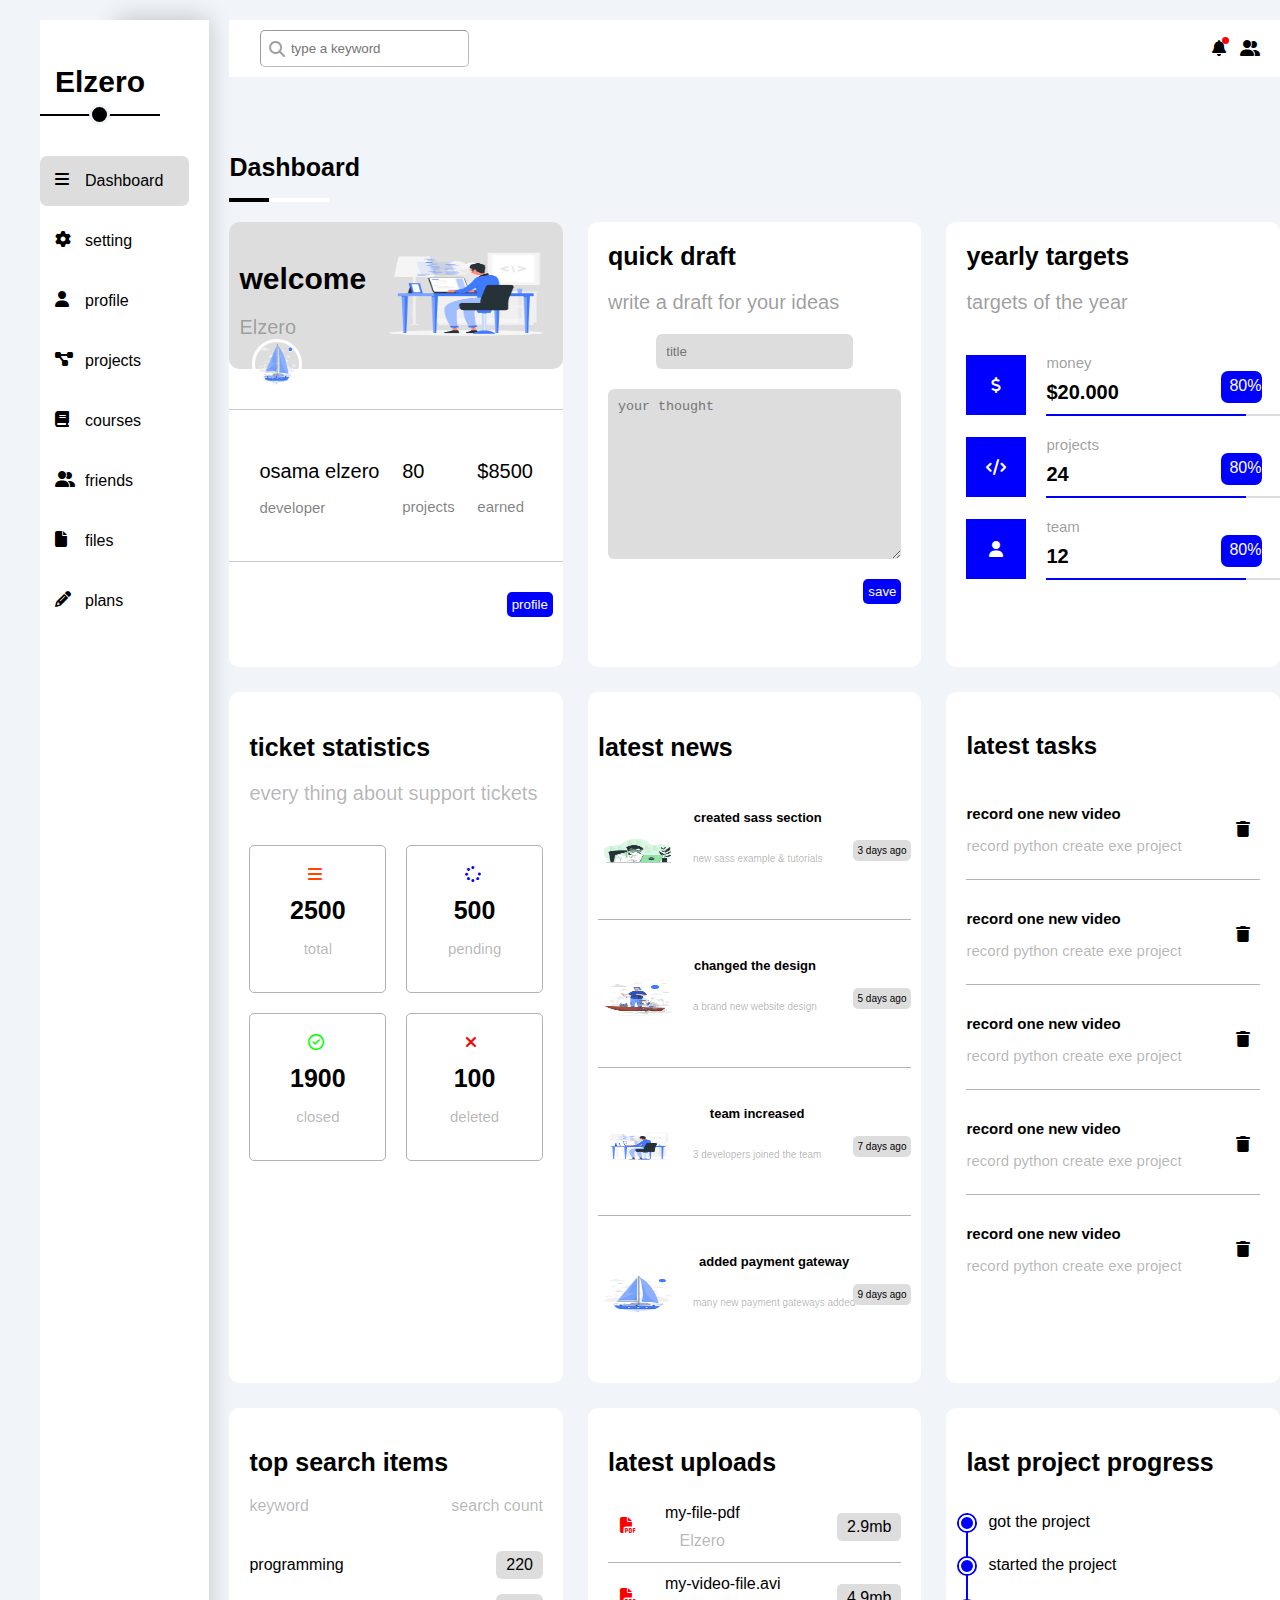
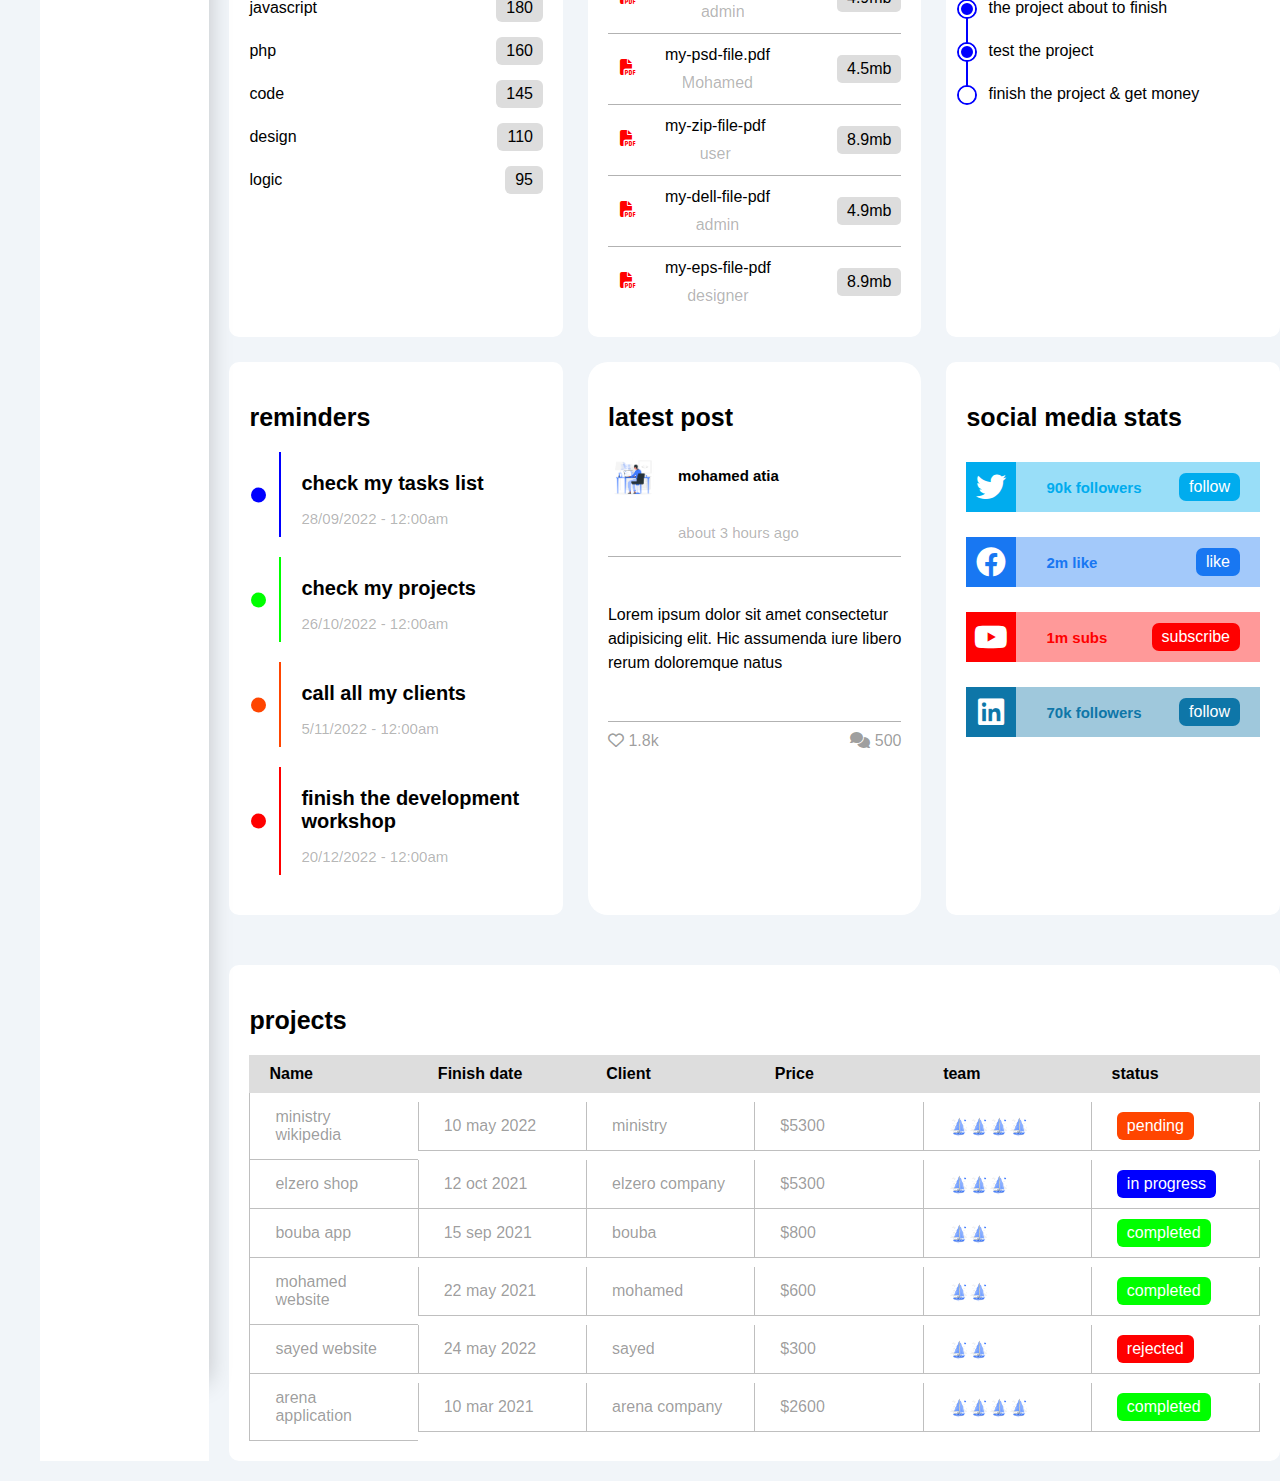
<file: index.html>
<!DOCTYPE html>
<html lang="en">
<head>
    <meta charset="UTF-8">
    <meta http-equiv="X-UA-Compatible" content="IE=edge">
    <meta name="viewport" content="width=device-width, initial-scale=1.0">
    <title>dashboard</title>
    <link rel="stylesheet" href="css/master.css">
    <link rel="stylesheet" href="css/master1.css">
    <link rel="stylesheet" href="css/all.min.css">
</head>
<body>
    <div class="dashboard">
        <div class="left">
            <p>Elzero</p>
            <ul>
                <li>
                    <i class="fa-solid fa-bars"></i>
                    <a href="index.html">Dashboard</a>
                </li>
                <li>
                    <i class="fa-solid fa-gear"></i>
                    <a href="index1.html" target="_blank">setting</a>
                </li>
                <li>
                    <i class="fa-solid fa-user"></i>
                    <a href="index2.html" target="_blank">profile</a>
                </li>
                <li>
                    <i class="fa-solid fa-diagram-project"></i>
                    <a href="index3.html" target="_blank">projects</a>
                </li>
                <li>
                    <i class="fa-solid fa-book"></i>
                    <a href="index4.html" target="_blank">courses</a>
                </li>
                <li>
                    <i class="fa-solid fa-user-group"></i>
                    <a href="index5.html" target="_blank">friends</a>
                </li>
                <li>
                    <i class="fa-solid fa-file"></i>
                    <a href="index6.html" target="_blank">files</a>
                </li>
                <li>
                    <i class="fa-solid fa-pencil"></i>
                    <a href="index7.html" target="_blank">plans</a>
                </li>
            </ul>
        </div>
        <div class="right">
            <div class="one">
                <div class="start">
                    <i class="fa-solid fa-magnifying-glass"></i>
                    <input type="search" placeholder="type a keyword">
                </div>
                <div class="end">
                    <i class="fa-solid fa-bell"></i>
                    <i class="fa-solid fa-user-group"></i>
                </div>
            </div>
            <div class="two">
                <h2>Dashboard</h2>
                <div class="boxes">
                    <div class="box1">
                        <div class="one">
                            <div>
                                <h3>welcome</h3>
                                <p>Elzero</p>
                            </div>
                            <div>
                                <img src="images/Programming-rafiki.png" alt="">
                            </div>
                            <img src="images/sail boat-rafiki.png" alt="">
                        </div>    
                        <div class="two">
                            <div>
                                <p>osama elzero<p>
                                <p>developer</p>
                            </div>
                            <div>
                                <p>80</p>
                                <p>projects</p>
                            </div>
                            <div>
                                <p>$8500</p>
                                <p>earned</p>
                            </div>
                        </div>
                        <div class="three">
                            <button>profile</button>
                        </div>
                    </div>
                    <div class="box2">
                        <h2>quick draft</h2>
                        <p>write a draft for your ideas</p>
                        <input type="text" placeholder="title">
                        <textarea name="" id="" cols="30" rows="10" placeholder="your thought"></textarea>
                        <div>
                            <button>save</button>
                        </div>
                    </div>
                    <div class="box3">
                        <h2>yearly targets</h2>
                        <p>targets of the year</p>
                        <div class="info">
                            <div>
                                <i class="fa-solid fa-dollar-sign"></i>
                            </div>
                            <div>
                                <span>money</span>
                                <span>$20.000</span>
                                <span></span>
                            </div>
                        </div>
                        <div class="info">
                           <div>
                            <i class="fa-solid fa-code"></i>
                           </div>
                            <div>
                                <span>projects</span>
                                <span>24</span>
                                <span></span>
                            </div>
                        </div>
                        <div class="info">
                           <div>
                            <i class="fa-solid fa-user"></i>
                           </div>
                            <div>
                                <span>team</span>
                                <span>12</span>
                                <span></span>
                            </div>
                        </div>
                    </div>
                    <div class="box4">
                       <div class="one">
                            <h2>ticket statistics</h2>
                            <p>every thing about support tickets</p>
                       </div>
                        <div class="two">
                            <div class="info">
                            <i class="fa-solid fa-bars" style="color: orangered;"></i>
                            <span>2500</span>
                            <span>total</span>
                            </div>
                            <div class="info">
                            <i class="fa-solid fa-spinner" style="color: blue;"></i>
                            <span>500</span>
                            <span>pending</span>
                            </div>
                            <div class="info">
                            <i class="fa-regular fa-circle-check" style="color: #00ff00;"></i>
                            <span>1900</span>
                            <span>closed</span>
                            </div>
                            <div class="info">
                            <i class="fa-solid fa-xmark" style="color: red;"></i>
                            <span>100</span>
                            <span>deleted</span>
                            </div>
                        </div>
                    </div>
                    <div class="box5">
                        <h2>latest news</h2>
                        <div class="lmno">
                            <img src="images/Coding-bro.png" alt="">
                            <div class="row">
                                <p>created sass section</p>
                                <p>new sass example & tutorials</p>
                            </div>
                            <p>3 days ago</p>
                        </div>
                        <div class="lmno">
                            <img src="images/fishing with net-rafiki.png" alt="">
                            <div class="row">
                                <p>changed the design</p>
                                <p>a brand new website design</p>
                            </div>
                            <p>5 days ago</p>
                        </div>
                        <div class="lmno">
                            <img src="images/Programming-rafiki.png" alt="">
                            <div class="row">
                                <p>team increased</p>
                                <p>3 developers joined the team</p>
                            </div>
                            <p>7 days ago</p>
                        </div>
                        <div class="lmno">
                            <img src="images/sail boat-rafiki.png" alt="">
                            <div class="row">
                                <p>added payment gateway</p>
                                <p>many new payment gateways added</p>
                            </div>
                            <p>9 days ago</p>
                        </div>
                    </div>
                    <div class="box6">
                        <h2>latest tasks</h2>
                        <div class="row">
                            <div class="mab">
                                <p>record one new video</p>
                                <p>record python create exe project</p>
                            </div>
                            <i class="fa-solid fa-trash"></i>
                        </div>
                        <div class="row">
                            <div class="mab">
                                <p>record one new video</p>
                                <p>record python create exe project</p>
                            </div>
                            <i class="fa-solid fa-trash"></i>
                        </div>
                        <div class="row">
                            <div class="mab">
                                <p>record one new video</p>
                                <p>record python create exe project</p>
                            </div>
                            <i class="fa-solid fa-trash"></i>
                        </div>
                        <div class="row">
                            <div class="mab">
                                <p>record one new video</p>
                                <p>record python create exe project</p>
                            </div>
                            <i class="fa-solid fa-trash"></i>
                        </div>
                        <div class="row">
                            <div class="mab">
                                <p>record one new video</p>
                                <p>record python create exe project</p>
                            </div>
                            <i class="fa-solid fa-trash"></i>
                        </div>
                    </div>
                    <div class="box7">
                        <h2>top search items</h2>
                        <div class="abc">
                            <span>keyword</span>
                            <span>search count</span>
                        </div>
                        <ul>
                            <li>
                                <span>programming</span>
                                <span>220</span>
                            </li>
                            <li>
                                <span>javascript</span>
                                <span>180</span>
                            </li>
                            <li>
                                <span>php</span>
                                <span>160</span>
                            </li>
                            <li>
                                <span>code</span>
                                <span>145</span>
                            </li>
                            <li>
                                <span>design</span>
                                <span>110</span>
                            </li>
                            <li>
                                <span>logic</span>
                                <span>95</span>
                            </li>
                        </ul>
                    </div>
                    <div class="box8">
                        <h2>latest uploads</h2>
                        <div class="row">
                            <i class="fa-solid fa-file-pdf"></i>
                            <div>
                                <span>my-file-pdf</span>
                                <span>Elzero</span>
                            </div>
                            <span>2.9mb</span>
                        </div>
                        <div class="row">
                            <i class="fa-solid fa-file-pdf"></i>
                            <div>
                                <span>my-video-file.avi</span>
                                <span>admin</span>
                            </div>
                            <span>4.9mb</span>
                        </div>
                        <div class="row">
                            <i class="fa-solid fa-file-pdf"></i>
                            <div>
                                <span>my-psd-file.pdf</span>
                                <span>Mohamed</span>
                            </div>
                            <span>4.5mb</span>
                        </div>
                        <div class="row">
                            <i class="fa-solid fa-file-pdf"></i>
                            <div>
                                <span>my-zip-file-pdf</span>
                                <span>user</span>
                            </div>
                            <span>8.9mb</span>
                        </div>
                        <div class="row">
                            <i class="fa-solid fa-file-pdf"></i>
                            <div>
                                <span>my-dell-file-pdf</span>
                                <span>admin</span>
                            </div>
                            <span>4.9mb</span>
                        </div>
                        <div class="row">
                            <i class="fa-solid fa-file-pdf"></i>
                            <div>
                                <span>my-eps-file-pdf</span>
                                <span>designer</span>
                            </div>
                            <span>8.9mb</span>
                        </div>
                    </div>
                    <div class="box9">
                        <h2>last project progress</h2>
                        <ul>
                            <li>
                                <span></span>
                                <span></span>
                                <span>got the project</span>
                            </li>
                            <li>
                                <span></span>
                                <span></span>
                                <span>started the project</span>
                            </li>                    
                            <li>
                                <span></span>
                                <span></span>
                                <span>the project about to finish</span>
                            </li>
                            <li>
                                <span></span>
                                <span></span>
                                <span>test the project</span>
                            </li>
                            <li>
                                <span></span>
                                <span></span>
                                <span>finish the project & get money</span>
                            </li>
                        </ul>
                    </div>
                    <div class="box10">
                        <h2>reminders</h2>
                        <div class="row" style="border-color: blue;">
                            <span style="background-color: blue;"></span>
                            <p>check my tasks list</p>
                            <p>28/09/2022 - 12:00am</p>
                        </div>
                        <div class="row"  style="border-color: #00ff00;">
                            <span style="background-color: #00ff00;"></span>
                            <p>check my projects</p>
                            <p>26/10/2022 - 12:00am</p>
                        </div>
                        <div class="row" style="border-color: orangered;">
                            <span style="background-color: orangered;"></span>
                            <p>call all my clients</p>
                            <p>5/11/2022 - 12:00am</p>
                        </div>
                        <div class="row" style="border-color: red;">
                            <span style="background-color: red;"></span>
                            <p>finish the development workshop</p>
                            <p>20/12/2022 - 12:00am</p>
                        </div>
                    </div>
                    <div class="box11">
                        <h2>latest post</h2>
                        <div class="row1">
                            <img src="images/Programming-rafiki.png" alt="">
                            <div class="info">
                                <p>mohamed atia</p>
                                <p>about 3 hours ago</p>
                            </div>
                        </div>
                        <div class="row2">
                            <p> 
                                Lorem ipsum dolor sit amet consectetur adipisicing elit. 
                                Hic assumenda iure libero rerum doloremque natus 
                            </p>
                        </div>
                        <div class="row3">
                            <div class="info">
                                <i class="fa-regular fa-heart"></i>
                                <span>1.8k</span>
                            </div>
                            <div class="info">
                                <i class="fa-solid fa-comments"></i>
                                <span>500</span>
                            </div>
                        </div>
                    </div>
                    <div class="box12">
                        <h2>social media stats</h2>
                        <div class="row" style="background-color: rgb(0 172 238 /40%);">
                            <span style="background-color: #00acee;"><i class="fa-brands fa-twitter"></i></span>
                            <span style="color: #00acee;">90k followers</span>
                            <span style="background-color: #00acee;">follow</span>
                        </div>
                        <div class="row" style="background-color: rgb(24 119 242 /40%);">
                            <span style="background-color: #1877f2;"><i class="fa-brands fa-facebook"></i></span>
                            <span style="color: #1877f2;">2m like</span>
                            <span style="background-color: #1877f2;">like</span>
                        </div>
                        <div class="row" style="background-color: rgb(255 0 0 /40%)">
                            <span style="background-color: red"><i class="fa-brands fa-youtube"></i></span>
                            <span style="color: red">1m subs</span>
                            <span style="background-color: red">subscribe</span>
                        </div>
                        <div class="row" style="background-color: rgb(14 118 168 /40%);">
                            <span style="background-color: #0e76a8;"><i class="fa-brands fa-linkedin"></i></span>
                            <span style="color: #0e76a8;">70k followers</span>
                            <span style="background-color: #0e76a8;">follow</span>
                        </div>
                    </div>
                </div>
            </div>
            <div class="three">
                <h2>projects</h2>
                <table>
                    <tr>
                        <th>Name</th>
                        <th>Finish date</th>
                        <th>Client</th>
                        <th>Price</th>
                        <th>team</th>
                        <th>status</th>
                    </tr>
                    <tr>
                        <td>ministry wikipedia</td>
                        <td>10 may 2022</td>
                        <td>ministry</td>
                        <td>$5300</td>
                        <td>
                            <div class="image">
                                <img src="images/sail boat-rafiki.png" alt="">
                                <img src="images/sail boat-rafiki.png" alt="">
                                <img src="images/sail boat-rafiki.png" alt="">
                                <img src="images/sail boat-rafiki.png" alt="">
                            </div>
                        </td>
                        <td> <span style="background-color: orangered;">pending</span> </td>
                    </tr>
                    <tr>
                        <td>elzero shop</td>
                        <td>12 oct 2021</td>
                        <td>elzero company</td>
                        <td>$5300</td>
                        <td>
                            <div class="image">
                                <img src="images/sail boat-rafiki.png" alt="">
                                <img src="images/sail boat-rafiki.png" alt="">
                                <img src="images/sail boat-rafiki.png" alt="">
                            </div>
                        </td>
                        <td> <span style="background-color: blue;">in progress</span> </td>
                    </tr>
                    <tr>
                        <td>bouba app</td>
                        <td>15 sep 2021</td>
                        <td>bouba</td>
                        <td>$800</td>
                        <td>
                            <div class="image">
                                <img src="images/sail boat-rafiki.png" alt="">
                                <img src="images/sail boat-rafiki.png" alt="">
                            </div>
                        </td>
                        <td> <span style="background-color: #00ff00">completed</span> </td>
                    </tr>
                    <tr>
                        <td>mohamed website</td>
                        <td>22 may 2021</td>
                        <td>mohamed</td>
                        <td>$600</td>
                        <td>
                            <div class="image">
                                <img src="images/sail boat-rafiki.png" alt="">
                                <img src="images/sail boat-rafiki.png" alt="">
                            </div>
                        </td>
                        <td> <span style="background-color: #00ff00;">completed</span> </td>
                    </tr>
                    <tr>
                        <td>sayed website</td>
                        <td>24 may 2022</td>
                        <td>sayed</td>
                        <td>$300</td>
                        <td>
                            <div class="image">
                                <img src="images/sail boat-rafiki.png" alt="">
                                <img src="images/sail boat-rafiki.png" alt="">
                            </div>
                        </td>
                        <td> <span style="background-color: red;">rejected</span> </td>
                    </tr>
                    <tr>
                        <td>arena application</td>
                        <td>10 mar 2021</td>
                        <td>arena company</td>
                        <td>$2600</td>
                        <td>
                            <div class="image">
                                <img src="images/sail boat-rafiki.png" alt="">
                                <img src="images/sail boat-rafiki.png" alt="">
                                <img src="images/sail boat-rafiki.png" alt="">
                                <img src="images/sail boat-rafiki.png" alt="">
                            </div>
                        </td>
                        <td> <span style="background-color: #00ff00">completed</span> </td>
                    </tr>
                </table>
            </div>
        </div>
    </div>
</body>
</html>
</file>
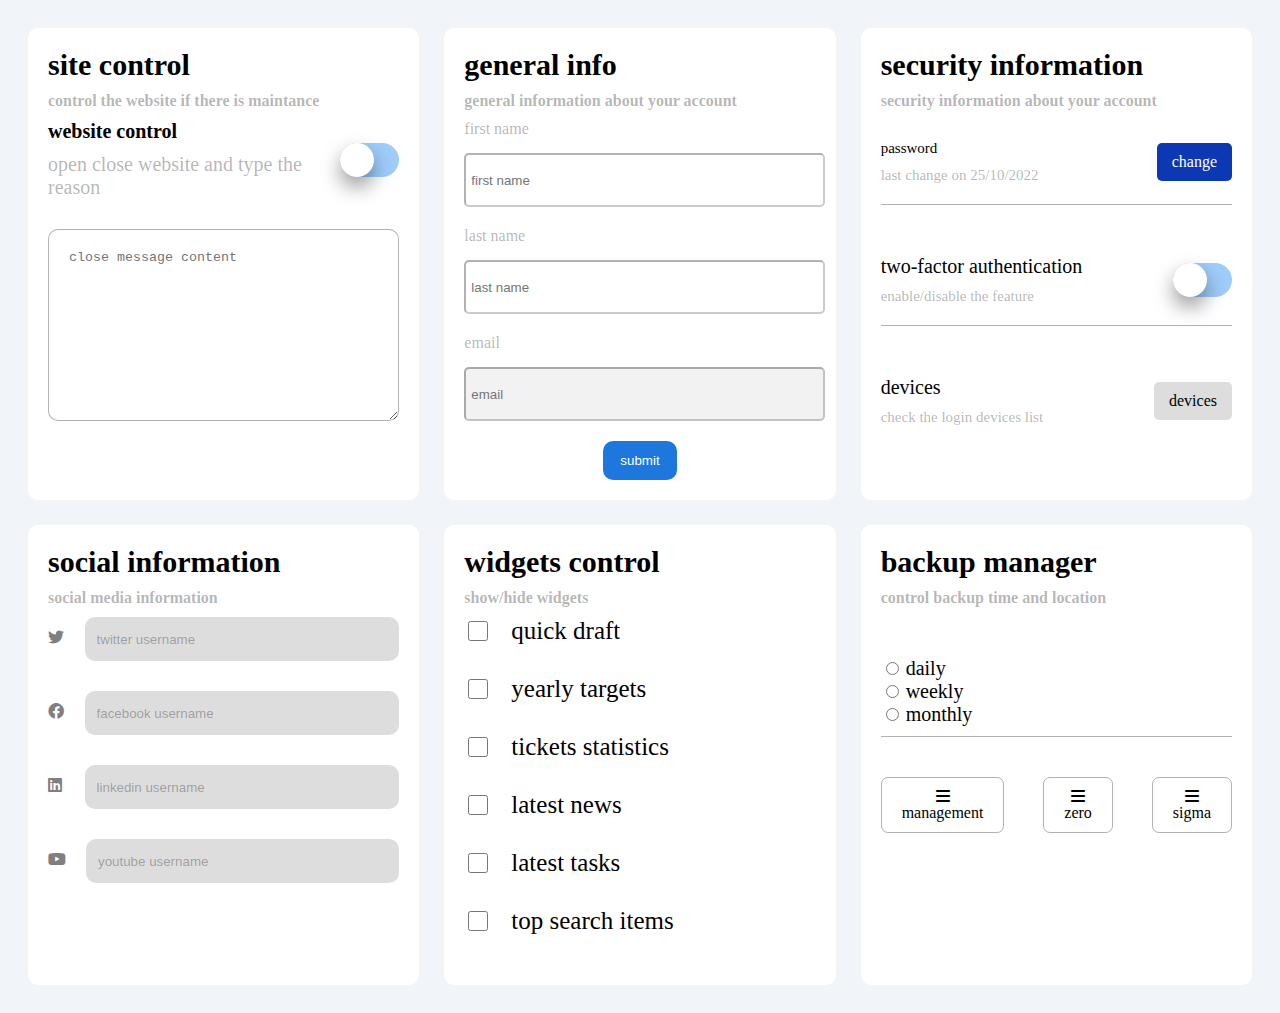
<file: index1.html>
<!DOCTYPE html>
<html lang="en">
<head>
    <meta charset="UTF-8">
    <meta http-equiv="X-UA-Compatible" content="IE=edge">
    <meta name="viewport" content="width=device-width, initial-scale=1.0">
    <title>setting</title>
    <link rel="stylesheet" href="css/master1.css">
    <link rel="stylesheet" href="css/all.min.css">
    <style>
        /* The switch - the box around the slider */
        .switch {
            font-size: 17px;
            position: relative;
            display: inline-block;
            width: 3.5em;
            height: 2em;
        }

        /* Hide default HTML checkbox */
        .switch input {
            opacity: 0;
            width: 0;
            height: 0;
        }

        /* The slider */
        .slider {
            position: absolute;
            cursor: pointer;
            inset: 0;
            background: #9fccfa;
            border-radius: 50px;
            transition: all 0.4s cubic-bezier(0.175, 0.885, 0.32, 1.275);
        }

        .slider:before {
            position: absolute;
            content: "";
            display: flex;
            align-items: center;
            justify-content: center;
            height: 2em;
            width: 2em;
            inset: 0;
            background-color: white;
            border-radius: 50px;
            box-shadow: 0 10px 20px rgba(0,0,0,0.4);
            transition: all 0.4s cubic-bezier(0.175, 0.885, 0.32, 1.275);
        }

        .switch input:checked + .slider {
            background: #0974f1;
        }

        .switch input:focus + .slider {
            box-shadow: 0 0 1px #0974f1;
        }

        .switch input:checked + .slider:before {
            transform: translateX(1.6em);
        }
    </style>
</head>
<body>
    <div class="right">
        <div class="box box1">
            <h2>site control</h2>
            <b>control the website if there is maintance</b>
            <div class="content">
                <div class="left">
                    <span>website control</span>
                    <span>open close website and type the reason</span>
                </div>
                <div class="right">
                    <label class="switch">
                        <input type="checkbox">
                        <span class="slider"></span>
                    </label>
                </div>
            </div>
            <textarea name="" id="" cols="30" rows="10" placeholder="close message content"></textarea>
        </div>
        <div class="box box2">
            <h2>general info</h2>
            <b>general information about your account</b>
            <div class="row row1">
                <span>first name</span>
                <input type="text" name="" id="" placeholder="first name">
            </div>
            <div class="row row2">
                <span>last name</span>
                <input type="text" name="" id="" placeholder="last name">
            </div>
            <div class="row row3">
                <span>email</span>
                <input type="email" name="" id="" placeholder="email">
            </div>
            <input type="submit" value="submit">
        </div>
        <div class="box box3">
            <h2>security information</h2>
            <b>security information about your account</b>
            <div class="row row1">
                <div>
                    <span>password</span>
                    <span>last change on 25/10/2022</span>
                </div>
                <span>change</span>
            </div>
            <div class="row row2">
                <div>
                    <span>two-factor authentication</span>
                    <span>enable/disable the feature</span>
                </div>
                <span>
                    <label class="switch">
                        <input type="checkbox">
                        <span class="slider"></span>
                      </label>
                </span>
            </div>
            <div class="row row3">
                <div>
                    <span>devices</span>
                    <span>check the login devices list</span>
                </div>
                <span>devices</span>
            </div>
        </div>
        <div class="box box4">
            <h2>social information</h2>
            <b>social media information</b>
            <div class="row row1">
                <i class="fa-brands fa-twitter"></i>
                <input type="text" name="" id="" placeholder="twitter username">
            </div>
            <div class="row row1">
                <i class="fa-brands fa-facebook"></i>
                <input type="text" name="" id="" placeholder="facebook username">
            </div>
            <div class="row row1">
                <i class="fa-brands fa-linkedin"></i>
                <input type="text" name="" id="" placeholder="linkedin username">
            </div>
            <div class="row row1">
                <i class="fa-brands fa-youtube"></i>
                <input type="text" name="" id="" placeholder="youtube username">
            </div>
        </div>
        <div class="box box5">
            <h2>widgets control</h2>
            <b>show/hide widgets</b>
            <form action="">
               <div class="div">
                    <input type="checkbox" name="" id="one" value="">
                    <label for="">quick draft</label>
               </div>
                <div class="div">
                    <input type="checkbox" name="" id="two" value="">
                    <label for="">yearly targets</label>
                </div>
                <div class="div">
                    <input type="checkbox" name="" id="three" value="">
                    <label for="">tickets statistics</label>
                </div>
               <div class="div">
                    <input type="checkbox" name="" id="four" value="">
                    <label for="">latest news</label>
               </div>
                <div class="div">
                    <input type="checkbox" name="" id="five" value="">
                    <label for="">latest tasks</label>
                </div>
                <div class="div">
                    <input type="checkbox" name="" id="six" value="">
                    <label for="">top search items</label>
                </div>
            </form>
        </div>
        <div class="box box6">
            <h2>backup manager</h2>
            <b>control backup time and location</b>
            <form action="">
                <div>
                    <input type="radio" name="group" id="one1" value="daily">
                    <label for="one1">daily</label>
                </div>
                <div>
                    <input type="radio" name="group" id="two2" value="weekly">
                    <label for="two2">weekly</label>
                </div>
                <div>
                    <input type="radio" name="group" id="three3" value="monthly">
                    <label for="three3">monthly</label>
                </div>
            </form>
            <div class="att">
                <div class="row">
                    <i class="fa-solid fa-bars"></i>
                    <span>management</span>
                </div>
                <div class="row">
                    <i class="fa-solid fa-bars"></i>
                    <span>zero</span>
                </div>
                <div class="row">
                    <i class="fa-solid fa-bars"></i>
                    <span>sigma</span>
                </div>
            </div>
        </div>
    </div>
</body>
</html>
</file>
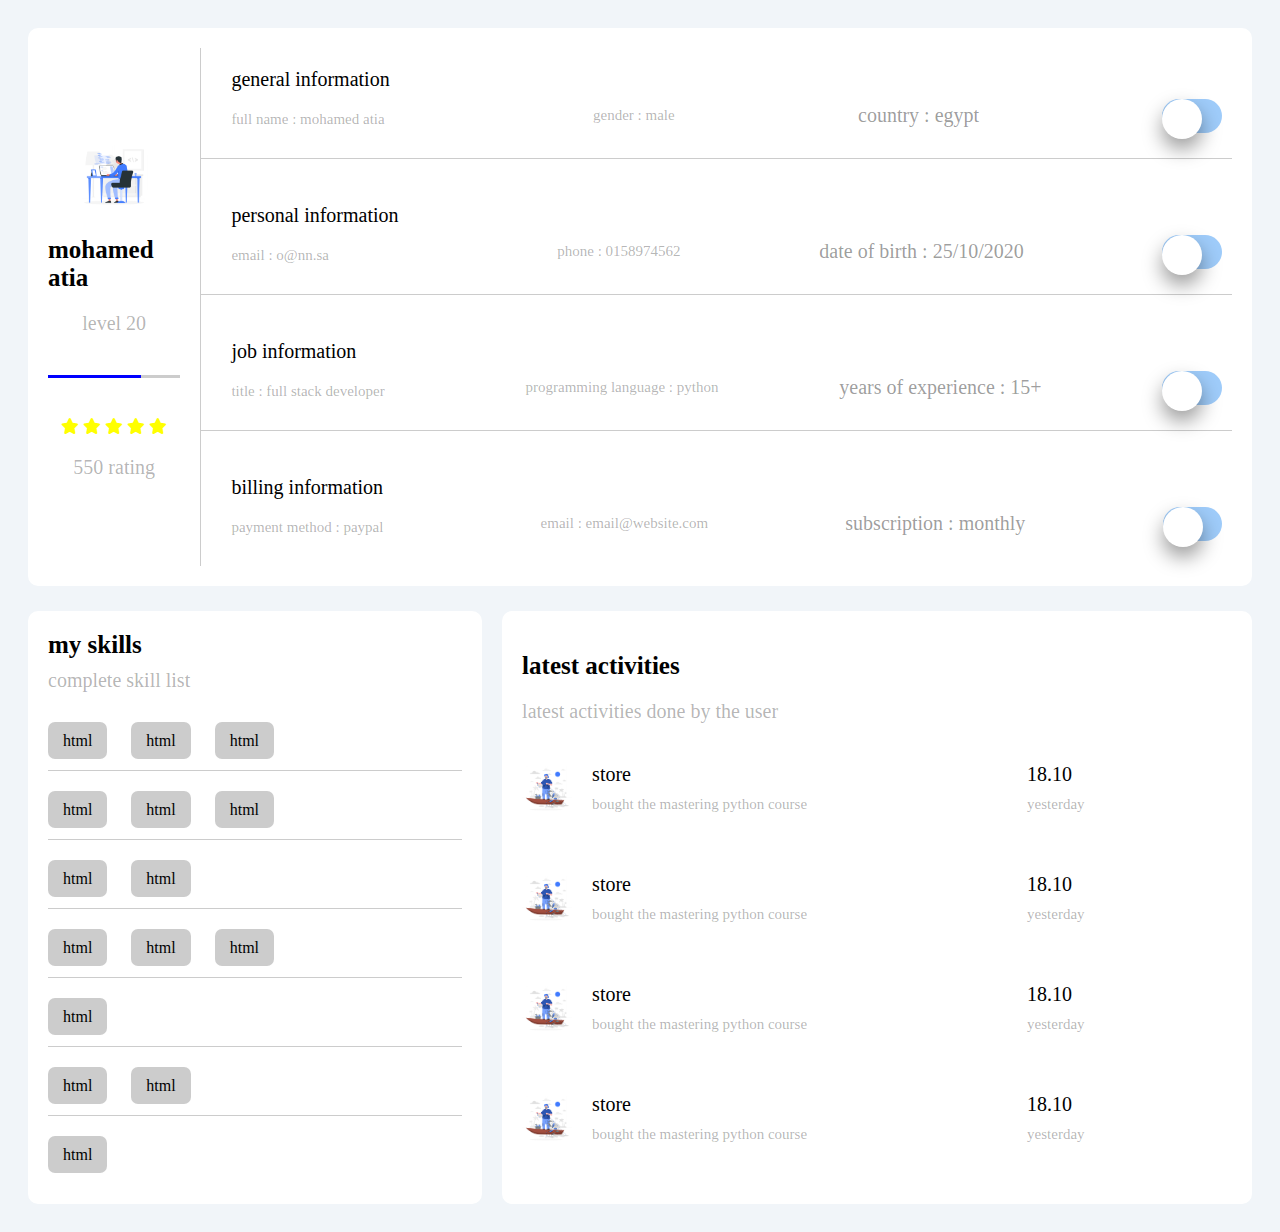
<file: index2.html>
<!DOCTYPE html>
<html lang="en">
<head>
    <meta charset="UTF-8">
    <meta http-equiv="X-UA-Compatible" content="IE=edge">
    <meta name="viewport" content="width=device-width, initial-scale=1.0">
    <title>profile</title>
    <link rel="stylesheet" href="css/master2.css">
    <link rel="stylesheet" href="css/all.min.css">
    <style>
        /* The switch - the box around the slider */
        .switch {
            font-size: 17px;
            position: relative;
            display: inline-block;
            width: 3.5em;
            height: 2em;
        }

        /* Hide default HTML checkbox */
        .switch input {
            opacity: 0;
            width: 0;
            height: 0;
        }

        /* The slider */
        .slider {
            position: absolute;
            cursor: pointer;
            inset: 0;
            background: #9fccfa;
            border-radius: 50px;
            transition: all 0.4s cubic-bezier(0.175, 0.885, 0.32, 1.275);
        }

        .slider:before {
            position: absolute;
            content: "";
            display: flex;
            align-items: center;
            justify-content: center;
            height: 2em;
            width: 2em;
            inset: 0;
            background-color: white;
            border-radius: 50px;
            box-shadow: 0 10px 20px rgba(0,0,0,0.4);
            transition: all 0.4s cubic-bezier(0.175, 0.885, 0.32, 1.275);
        }

        .switch input:checked + .slider {
            background: #0974f1;
        }

        .switch input:focus + .slider {
            box-shadow: 0 0 1px #0974f1;
        }

        .switch input:checked + .slider:before {
            transform: translateX(1.6em);
        }
    </style>
</head>
<body>
    <div class="right">
        <div class="one">
            <div class="left">
                <img src="images/Programming-rafiki.png" alt="">
                <span class="name">mohamed atia</span>
                <span class="lev">level 20</span>
                <span class="one">
                    <span class="two"></span>
                </span>
                <div class="icons">
                    <i class="fa-sharp fa-solid fa-star" style="color: #ffff00;"></i>
                    <i class="fa-sharp fa-solid fa-star" style="color: #ffff00;"></i>
                    <i class="fa-sharp fa-solid fa-star" style="color: #ffff00;"></i>
                    <i class="fa-sharp fa-solid fa-star" style="color: #ffff00;"></i>
                    <i class="fa-sharp fa-solid fa-star" style="color: #ffff00;"></i>
                </div>
                <span>550 rating</span>
            </div>
            <div class="right">
                <div class="row">
                    <div class="one">
                        <span>general information</span>
                        <span>full name : mohamed atia</span>
                    </div>
                    <div class="two">
                        <span>gender : male</span>
                    </div>
                    <div class="three">
                        <span>country : egypt</span>
                    </div>
                    <div class="four">
                        <label class="switch">
                            <input type="checkbox">
                            <span class="slider"></span>
                        </label>
                    </div>
                </div>
                <div class="row">
                    <div class="one">
                        <span>personal information</span>
                        <span>email : o@nn.sa</span>
                    </div>
                    <div class="two">
                        <span>phone : 0158974562</span>
                    </div>
                    <div class="three">
                        <span>date of birth : 25/10/2020</span>
                    </div>
                    <div class="four">
                        <label class="switch">
                            <input type="checkbox">
                            <span class="slider"></span>
                        </label>
                    </div>
                </div>
                <div class="row">
                    <div class="one">
                        <span>job information</span>
                        <span>title : full stack developer</span>
                    </div>
                    <div class="two">
                        <span>programming language : python</span>
                    </div>
                    <div class="three">
                        <span>years of experience : 15+</span>
                    </div>
                    <div class="four">
                        <label class="switch">
                            <input type="checkbox">
                            <span class="slider"></span>
                        </label>
                    </div>
                </div>
                <div class="row">
                    <div class="one">
                        <span>billing information</span>
                        <span>payment method : paypal</span>
                    </div>
                    <div class="two">
                        <span>email : email@website.com</span>
                    </div>
                    <div class="three">
                        <span>subscription : monthly</span>
                    </div>
                    <div class="four">
                        <label class="switch">
                            <input type="checkbox">
                            <span class="slider"></span>
                        </label>
                    </div>
                </div>
            </div>
        </div>
        <div class="two">
            <div class="left">
                <h2>my skills</h2>
                <b>complete skill list</b>
                <div class="row">
                    <span>html</span>
                    <span>html</span>
                    <span>html</span>
                </div>
                <div class="row">
                    <span>html</span>
                    <span>html</span>
                    <span>html</span>
                </div>
                <div class="row">
                    <span>html</span>
                    <span>html</span>
                </div>
                <div class="row">
                    <span>html</span>
                    <span>html</span>
                    <span>html</span>
                </div>
                <div class="row">
                     <span>html</span> 
                </div>
                <div class="row">
                    <span>html</span>
                    <span>html</span>   
                </div>
                <div class="row">
                    <span>html</span>
                </div>
            </div>
            <div class="right">
                <h2>latest activities</h2>
                <b>latest activities done by the user</b>
                <div class="row">
                    <img src="images/fishing with net-rafiki.png" alt="" style="width: 50px; height: 50px;">
                    <div class="one">
                        <span>store</span>
                        <span>bought the mastering python course</span>
                    </div>
                    <div class="two">
                        <span>18.10</span>
                        <span>yesterday</span>
                    </div>
                </div>
                <div class="row">
                    <img src="images/fishing with net-rafiki.png" alt="" style="width: 50px; height: 50px;">
                    <div class="one">
                        <span>store</span>
                        <span>bought the mastering python course</span>
                    </div>
                    <div class="two">
                        <span>18.10</span>
                        <span>yesterday</span>
                    </div>
                </div>
                <div class="row">
                    <img src="images/fishing with net-rafiki.png" alt="" style="width: 50px; height: 50px;">
                    <div class="one">
                        <span>store</span>
                        <span>bought the mastering python course</span>
                    </div>
                    <div class="two">
                        <span>18.10</span>
                        <span>yesterday</span>
                    </div>
                </div>
                <div class="row">
                    <img src="images/fishing with net-rafiki.png" alt="" style="width: 50px; height: 50px;">
                    <div class="one">
                        <span>store</span>
                        <span>bought the mastering python course</span>
                    </div>
                    <div class="two">
                        <span>18.10</span>
                        <span>yesterday</span>
                    </div>
                </div>
            </div>
        </div>
    </div>
</body>
</html>
</file>
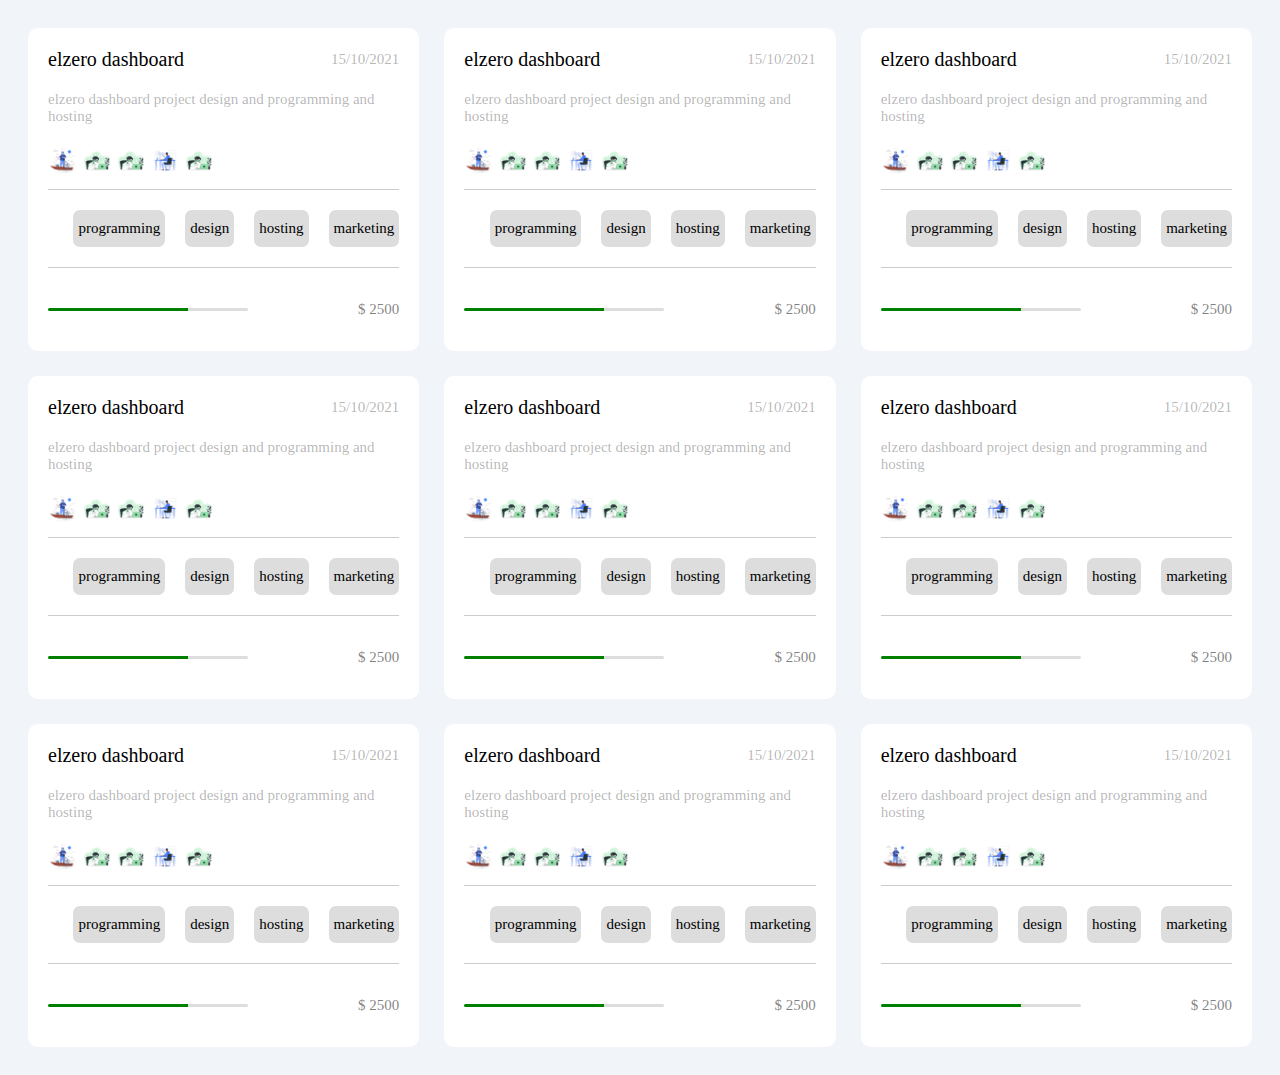
<file: index3.html>
<!DOCTYPE html>
<html lang="en">
<head>
    <meta charset="UTF-8">
    <meta http-equiv="X-UA-Compatible" content="IE=edge">
    <meta name="viewport" content="width=device-width, initial-scale=1.0">
    <title>projects</title>
    <link rel="stylesheet" href="css/master3.css">
    <link rel="stylesheet" href="css/all.min.css">
</head>
<body>
    <div class="right">
        <div class="box">
            <div class="one">
                <span>elzero dashboard</span>
                <span>15/10/2021</span>
            </div>
            <b>elzero dashboard project design and programming and hosting</b>
            <div class="images" style="margin-bottom: 20px; padding-bottom: 10px; border-bottom: 1px solid rgb(0 0 0/20%);">
                <img src="images/fishing with net-rafiki.png" alt="" style="width: 30px; height: 30px; border-radius: 50%;">
                <img src="images/Coding-bro.png" alt="" style="width: 30px; height: 30px; border-radius: 50%;">
                <img src="images/Coding-bro.png" alt="" style="width: 30px; height: 30px; border-radius: 50%;">
                <img src="images/Programming-rafiki.png" alt="" style="width: 30px; height: 30px; border-radius: 50%;">
                <img src="images/Coding-bro.png" alt="" style="width: 30px; height: 30px; border-radius: 50%;">
            </div>
            <div class="two">
                <span>programming</span>
                <span>design</span>
                <span>hosting</span>
                <span>marketing</span>
            </div>
            <div class="three">
                <div class="one"></div>
                <span>$ 2500</span>
            </div>
        </div>
        <div class="box">
            <div class="one">
                <span>elzero dashboard</span>
                <span>15/10/2021</span>
            </div>
            <b>elzero dashboard project design and programming and hosting</b>
            <div class="images" style="margin-bottom: 20px; padding-bottom: 10px; border-bottom: 1px solid rgb(0 0 0/20%);">
                <img src="images/fishing with net-rafiki.png" alt="" style="width: 30px; height: 30px; border-radius: 50%;">
                <img src="images/Coding-bro.png" alt="" style="width: 30px; height: 30px; border-radius: 50%;">
                <img src="images/Coding-bro.png" alt="" style="width: 30px; height: 30px; border-radius: 50%;">
                <img src="images/Programming-rafiki.png" alt="" style="width: 30px; height: 30px; border-radius: 50%;">
                <img src="images/Coding-bro.png" alt="" style="width: 30px; height: 30px; border-radius: 50%;">
            </div>
            <div class="two">
                <span>programming</span>
                <span>design</span>
                <span>hosting</span>
                <span>marketing</span>
            </div>
            <div class="three">
                <div class="one"></div>
                <span>$ 2500</span>
            </div>
        </div>
        <div class="box">
            <div class="one">
                <span>elzero dashboard</span>
                <span>15/10/2021</span>
            </div>
            <b>elzero dashboard project design and programming and hosting</b>
            <div class="images" style="margin-bottom: 20px; padding-bottom: 10px; border-bottom: 1px solid rgb(0 0 0/20%);">
                <img src="images/fishing with net-rafiki.png" alt="" style="width: 30px; height: 30px; border-radius: 50%;">
                <img src="images/Coding-bro.png" alt="" style="width: 30px; height: 30px; border-radius: 50%;">
                <img src="images/Coding-bro.png" alt="" style="width: 30px; height: 30px; border-radius: 50%;">
                <img src="images/Programming-rafiki.png" alt="" style="width: 30px; height: 30px; border-radius: 50%;">
                <img src="images/Coding-bro.png" alt="" style="width: 30px; height: 30px; border-radius: 50%;">
            </div>
            <div class="two">
                <span>programming</span>
                <span>design</span>
                <span>hosting</span>
                <span>marketing</span>
            </div>
            <div class="three">
                <div class="one"></div>
                <span>$ 2500</span>
            </div>
        </div>
        <div class="box">
            <div class="one">
                <span>elzero dashboard</span>
                <span>15/10/2021</span>
            </div>
            <b>elzero dashboard project design and programming and hosting</b>
            <div class="images" style="margin-bottom: 20px; padding-bottom: 10px; border-bottom: 1px solid rgb(0 0 0/20%);">
                <img src="images/fishing with net-rafiki.png" alt="" style="width: 30px; height: 30px; border-radius: 50%;">
                <img src="images/Coding-bro.png" alt="" style="width: 30px; height: 30px; border-radius: 50%;">
                <img src="images/Coding-bro.png" alt="" style="width: 30px; height: 30px; border-radius: 50%;">
                <img src="images/Programming-rafiki.png" alt="" style="width: 30px; height: 30px; border-radius: 50%;">
                <img src="images/Coding-bro.png" alt="" style="width: 30px; height: 30px; border-radius: 50%;">
            </div>
            <div class="two">
                <span>programming</span>
                <span>design</span>
                <span>hosting</span>
                <span>marketing</span>
            </div>
            <div class="three">
                <div class="one"></div>
                <span>$ 2500</span>
            </div>
        </div>
        <div class="box">
            <div class="one">
                <span>elzero dashboard</span>
                <span>15/10/2021</span>
            </div>
            <b>elzero dashboard project design and programming and hosting</b>
            <div class="images" style="margin-bottom: 20px; padding-bottom: 10px; border-bottom: 1px solid rgb(0 0 0/20%);">
                <img src="images/fishing with net-rafiki.png" alt="" style="width: 30px; height: 30px; border-radius: 50%;">
                <img src="images/Coding-bro.png" alt="" style="width: 30px; height: 30px; border-radius: 50%;">
                <img src="images/Coding-bro.png" alt="" style="width: 30px; height: 30px; border-radius: 50%;">
                <img src="images/Programming-rafiki.png" alt="" style="width: 30px; height: 30px; border-radius: 50%;">
                <img src="images/Coding-bro.png" alt="" style="width: 30px; height: 30px; border-radius: 50%;">
            </div>
            <div class="two">
                <span>programming</span>
                <span>design</span>
                <span>hosting</span>
                <span>marketing</span>
            </div>
            <div class="three">
                <div class="one"></div>
                <span>$ 2500</span>
            </div>
        </div>
        <div class="box">
            <div class="one">
                <span>elzero dashboard</span>
                <span>15/10/2021</span>
            </div>
            <b>elzero dashboard project design and programming and hosting</b>
            <div class="images" style="margin-bottom: 20px; padding-bottom: 10px; border-bottom: 1px solid rgb(0 0 0/20%);">
                <img src="images/fishing with net-rafiki.png" alt="" style="width: 30px; height: 30px; border-radius: 50%;">
                <img src="images/Coding-bro.png" alt="" style="width: 30px; height: 30px; border-radius: 50%;">
                <img src="images/Coding-bro.png" alt="" style="width: 30px; height: 30px; border-radius: 50%;">
                <img src="images/Programming-rafiki.png" alt="" style="width: 30px; height: 30px; border-radius: 50%;">
                <img src="images/Coding-bro.png" alt="" style="width: 30px; height: 30px; border-radius: 50%;">
            </div>
            <div class="two">
                <span>programming</span>
                <span>design</span>
                <span>hosting</span>
                <span>marketing</span>
            </div>
            <div class="three">
                <div class="one"></div>
                <span>$ 2500</span>
            </div>
        </div>
        <div class="box">
            <div class="one">
                <span>elzero dashboard</span>
                <span>15/10/2021</span>
            </div>
            <b>elzero dashboard project design and programming and hosting</b>
            <div class="images" style="margin-bottom: 20px; padding-bottom: 10px; border-bottom: 1px solid rgb(0 0 0/20%);">
                <img src="images/fishing with net-rafiki.png" alt="" style="width: 30px; height: 30px; border-radius: 50%;">
                <img src="images/Coding-bro.png" alt="" style="width: 30px; height: 30px; border-radius: 50%;">
                <img src="images/Coding-bro.png" alt="" style="width: 30px; height: 30px; border-radius: 50%;">
                <img src="images/Programming-rafiki.png" alt="" style="width: 30px; height: 30px; border-radius: 50%;">
                <img src="images/Coding-bro.png" alt="" style="width: 30px; height: 30px; border-radius: 50%;">
            </div>
            <div class="two">
                <span>programming</span>
                <span>design</span>
                <span>hosting</span>
                <span>marketing</span>
            </div>
            <div class="three">
                <div class="one"></div>
                <span>$ 2500</span>
            </div>
        </div>
        <div class="box">
            <div class="one">
                <span>elzero dashboard</span>
                <span>15/10/2021</span>
            </div>
            <b>elzero dashboard project design and programming and hosting</b>
            <div class="images" style="margin-bottom: 20px; padding-bottom: 10px; border-bottom: 1px solid rgb(0 0 0/20%);">
                <img src="images/fishing with net-rafiki.png" alt="" style="width: 30px; height: 30px; border-radius: 50%;">
                <img src="images/Coding-bro.png" alt="" style="width: 30px; height: 30px; border-radius: 50%;">
                <img src="images/Coding-bro.png" alt="" style="width: 30px; height: 30px; border-radius: 50%;">
                <img src="images/Programming-rafiki.png" alt="" style="width: 30px; height: 30px; border-radius: 50%;">
                <img src="images/Coding-bro.png" alt="" style="width: 30px; height: 30px; border-radius: 50%;">
            </div>
            <div class="two">
                <span>programming</span>
                <span>design</span>
                <span>hosting</span>
                <span>marketing</span>
            </div>
            <div class="three">
                <div class="one"></div>
                <span>$ 2500</span>
            </div>
        </div>
        <div class="box">
            <div class="one">
                <span>elzero dashboard</span>
                <span>15/10/2021</span>
            </div>
            <b>elzero dashboard project design and programming and hosting</b>
            <div class="images" style="margin-bottom: 20px; padding-bottom: 10px; border-bottom: 1px solid rgb(0 0 0/20%);">
                <img src="images/fishing with net-rafiki.png" alt="" style="width: 30px; height: 30px; border-radius: 50%;">
                <img src="images/Coding-bro.png" alt="" style="width: 30px; height: 30px; border-radius: 50%;">
                <img src="images/Coding-bro.png" alt="" style="width: 30px; height: 30px; border-radius: 50%;">
                <img src="images/Programming-rafiki.png" alt="" style="width: 30px; height: 30px; border-radius: 50%;">
                <img src="images/Coding-bro.png" alt="" style="width: 30px; height: 30px; border-radius: 50%;">
            </div>
            <div class="two">
                <span>programming</span>
                <span>design</span>
                <span>hosting</span>
                <span>marketing</span>
            </div>
            <div class="three">
                <div class="one"></div>
                <span>$ 2500</span>
            </div>
        </div>
    </div>
</body>
</html>
</file>
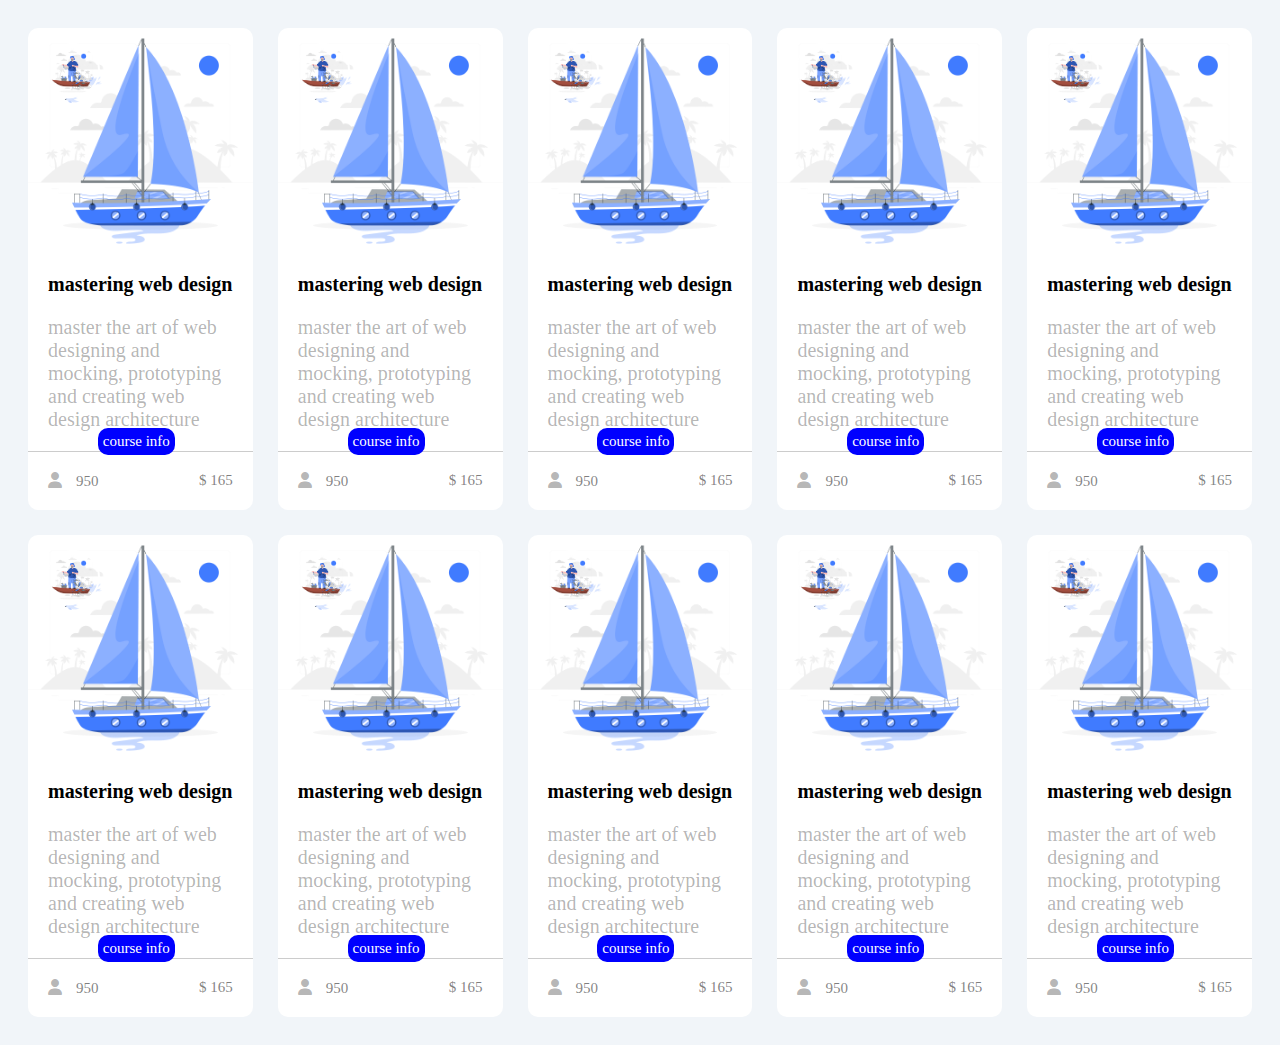
<file: index4.html>
<!DOCTYPE html>
<html lang="en">
<head>
    <meta charset="UTF-8">
    <meta http-equiv="X-UA-Compatible" content="IE=edge">
    <meta name="viewport" content="width=device-width, initial-scale=1.0">
    <title>courses</title>
    <link rel="stylesheet" href="css/master4.css">
    <link rel="stylesheet" href="css/all.min.css">
</head>
<body>
    <div class="right">
        <div class="box">
            <img src="images/sail boat-rafiki.png" alt="" width="100%" height="50%">
            <img src="images/fishing with net-rafiki.png" alt="" width="50px" height="50px">
            <span>mastering web design</span>
            <b>master the art of web designing and mocking, prototyping and creating web design architecture</b>
            <span>course info</span>
            <div class="end">
                <div class="one">
                    <i class="fa-solid fa-user"></i>
                    <span>950</span>
                </div>
                <span>$ 165</span>
            </div>
        </div>
        <div class="box">
            <img src="images/sail boat-rafiki.png" alt="" width="100%" height="50%">
            <img src="images/fishing with net-rafiki.png" alt="" width="50px" height="50px">
            <span>mastering web design</span>
            <b>master the art of web designing and mocking, prototyping and creating web design architecture</b>
            <span>course info</span>
            <div class="end">
                <div class="one">
                    <i class="fa-solid fa-user"></i>
                    <span>950</span>
                </div>
                <span>$ 165</span>
            </div>
        </div>
        <div class="box">
            <img src="images/sail boat-rafiki.png" alt="" width="100%" height="50%">
            <img src="images/fishing with net-rafiki.png" alt="" width="50px" height="50px">
            <span>mastering web design</span>
            <b>master the art of web designing and mocking, prototyping and creating web design architecture</b>
            <span>course info</span>
            <div class="end">
                <div class="one">
                    <i class="fa-solid fa-user"></i>
                    <span>950</span>
                </div>
                <span>$ 165</span>
            </div>
        </div>
        <div class="box">
            <img src="images/sail boat-rafiki.png" alt="" width="100%" height="50%">
            <img src="images/fishing with net-rafiki.png" alt="" width="50px" height="50px">
            <span>mastering web design</span>
            <b>master the art of web designing and mocking, prototyping and creating web design architecture</b>
            <span>course info</span>
            <div class="end">
                <div class="one">
                    <i class="fa-solid fa-user"></i>
                    <span>950</span>
                </div>
                <span>$ 165</span>
            </div>
        </div>
        <div class="box">
            <img src="images/sail boat-rafiki.png" alt="" width="100%" height="50%">
            <img src="images/fishing with net-rafiki.png" alt="" width="50px" height="50px">
            <span>mastering web design</span>
            <b>master the art of web designing and mocking, prototyping and creating web design architecture</b>
            <span>course info</span>
            <div class="end">
                <div class="one">
                    <i class="fa-solid fa-user"></i>
                    <span>950</span>
                </div>
                <span>$ 165</span>
            </div>
        </div>
        <div class="box">
            <img src="images/sail boat-rafiki.png" alt="" width="100%" height="50%">
            <img src="images/fishing with net-rafiki.png" alt="" width="50px" height="50px">
            <span>mastering web design</span>
            <b>master the art of web designing and mocking, prototyping and creating web design architecture</b>
            <span>course info</span>
            <div class="end">
                <div class="one">
                    <i class="fa-solid fa-user"></i>
                    <span>950</span>
                </div>
                <span>$ 165</span>
            </div>
        </div>
        <div class="box">
            <img src="images/sail boat-rafiki.png" alt="" width="100%" height="50%">
            <img src="images/fishing with net-rafiki.png" alt="" width="50px" height="50px">
            <span>mastering web design</span>
            <b>master the art of web designing and mocking, prototyping and creating web design architecture</b>
            <span>course info</span>
            <div class="end">
                <div class="one">
                    <i class="fa-solid fa-user"></i>
                    <span>950</span>
                </div>
                <span>$ 165</span>
            </div>
        </div>
        <div class="box">
            <img src="images/sail boat-rafiki.png" alt="" width="100%" height="50%">
            <img src="images/fishing with net-rafiki.png" alt="" width="50px" height="50px">
            <span>mastering web design</span>
            <b>master the art of web designing and mocking, prototyping and creating web design architecture</b>
            <span>course info</span>
            <div class="end">
                <div class="one">
                    <i class="fa-solid fa-user"></i>
                    <span>950</span>
                </div>
                <span>$ 165</span>
            </div>
        </div>
        <div class="box">
            <img src="images/sail boat-rafiki.png" alt="" width="100%" height="50%">
            <img src="images/fishing with net-rafiki.png" alt="" width="50px" height="50px">
            <span>mastering web design</span>
            <b>master the art of web designing and mocking, prototyping and creating web design architecture</b>
            <span>course info</span>
            <div class="end">
                <div class="one">
                    <i class="fa-solid fa-user"></i>
                    <span>950</span>
                </div>
                <span>$ 165</span>
            </div>
        </div>
        <div class="box">
            <img src="images/sail boat-rafiki.png" alt="" width="100%" height="50%">
            <img src="images/fishing with net-rafiki.png" alt="" width="50px" height="50px">
            <span>mastering web design</span>
            <b>master the art of web designing and mocking, prototyping and creating web design architecture</b>
            <span>course info</span>
            <div class="end">
                <div class="one">
                    <i class="fa-solid fa-user"></i>
                    <span>950</span>
                </div>
                <span>$ 165</span>
            </div>
        </div>
    </div>
</body>
</html>
</file>
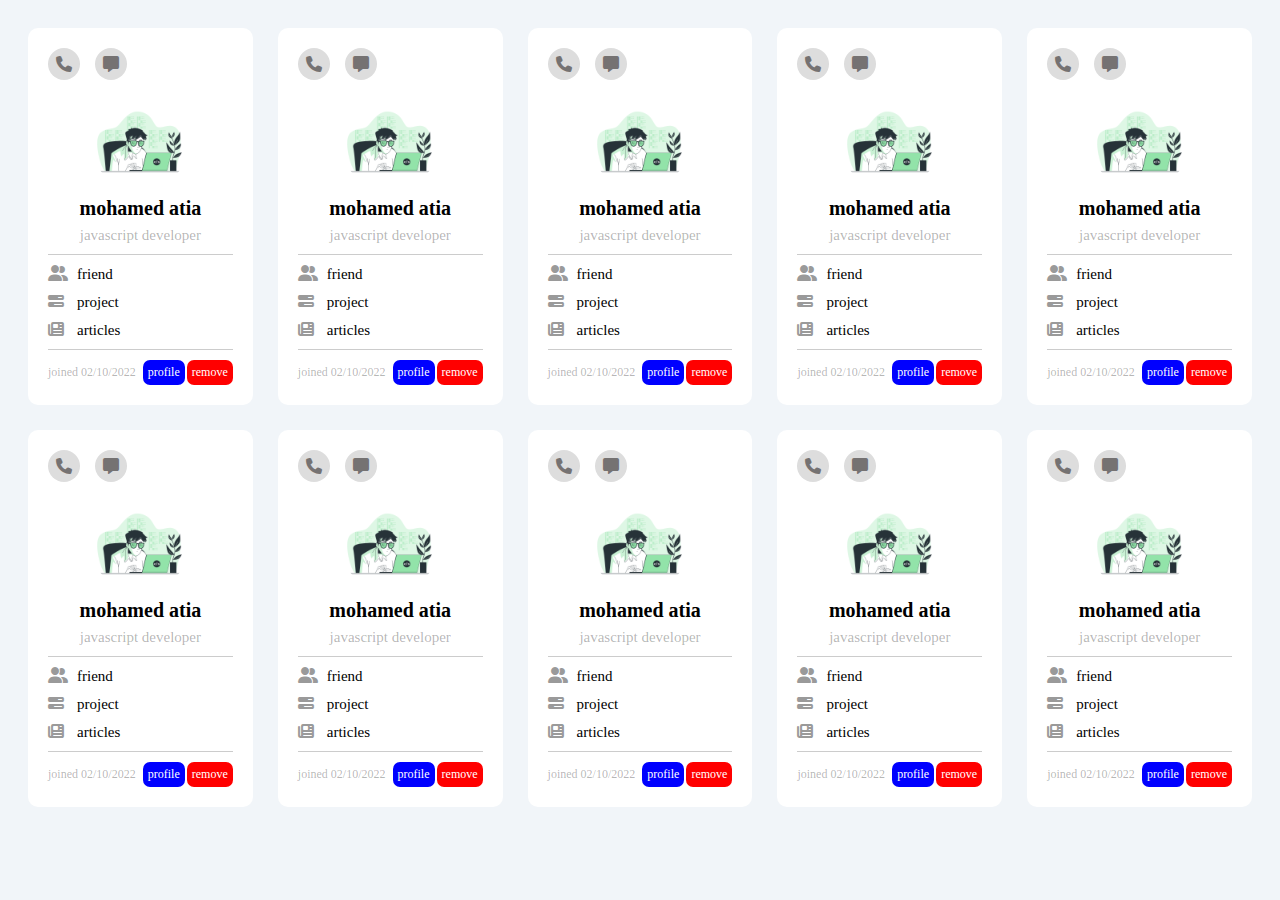
<file: index5.html>
<!DOCTYPE html>
<html lang="en">
<head>
    <meta charset="UTF-8">
    <meta http-equiv="X-UA-Compatible" content="IE=edge">
    <meta name="viewport" content="width=device-width, initial-scale=1.0">
    <title>friends</title>
    <link rel="stylesheet" href="css/master5.css">
    <link rel="stylesheet" href="css/all.min.css">
</head>
<body>
    <div class="right">
        <div class="box">
            <div class="icons">
                <i class="fa-solid fa-phone"></i>
                <i class="fa-solid fa-message"></i>
            </div>
            <div class="one">
                <img src="images/Coding-bro.png" alt="" width="100px" height="100px">
                <span>mohamed atia</span>
                <span>javascript developer</span>
            </div>
            <div class="two">
                <div class="row">
                    <i class="fa-solid fa-user-group"></i>
                   <span>friend</span>
                </div>
                <div class="row">
                    <i class="fa-solid fa-bars-progress"></i>
                    <span>project</span>
                </div>
                <div class="row">
                    <i class="fa-solid fa-newspaper"></i>
                    <span>articles</span>
                </div>
            </div>
            <div class="three">
                <span>joined 02/10/2022</span>
                <span>profile</span>
                <span>remove</span>
            </div>
        </div>
        <div class="box">
            <div class="icons">
                <i class="fa-solid fa-phone"></i>
                <i class="fa-solid fa-message"></i>
            </div>
            <div class="one">
                <img src="images/Coding-bro.png" alt="" width="100px" height="100px">
                <span>mohamed atia</span>
                <span>javascript developer</span>
            </div>
            <div class="two">
                <div class="row">
                    <i class="fa-solid fa-user-group"></i>
                   <span>friend</span>
                </div>
                <div class="row">
                    <i class="fa-solid fa-bars-progress"></i>
                    <span>project</span>
                </div>
                <div class="row">
                    <i class="fa-solid fa-newspaper"></i>
                    <span>articles</span>
                </div>
            </div>
            <div class="three">
                <span>joined 02/10/2022</span>
                <span>profile</span>
                <span>remove</span>
            </div>
        </div>
        <div class="box">
            <div class="icons">
                <i class="fa-solid fa-phone"></i>
                <i class="fa-solid fa-message"></i>
            </div>
            <div class="one">
                <img src="images/Coding-bro.png" alt="" width="100px" height="100px">
                <span>mohamed atia</span>
                <span>javascript developer</span>
            </div>
            <div class="two">
                <div class="row">
                    <i class="fa-solid fa-user-group"></i>
                   <span>friend</span>
                </div>
                <div class="row">
                    <i class="fa-solid fa-bars-progress"></i>
                    <span>project</span>
                </div>
                <div class="row">
                    <i class="fa-solid fa-newspaper"></i>
                    <span>articles</span>
                </div>
            </div>
            <div class="three">
                <span>joined 02/10/2022</span>
                <span>profile</span>
                <span>remove</span>
            </div>
        </div>
        <div class="box">
            <div class="icons">
                <i class="fa-solid fa-phone"></i>
                <i class="fa-solid fa-message"></i>
            </div>
            <div class="one">
                <img src="images/Coding-bro.png" alt="" width="100px" height="100px">
                <span>mohamed atia</span>
                <span>javascript developer</span>
            </div>
            <div class="two">
                <div class="row">
                    <i class="fa-solid fa-user-group"></i>
                   <span>friend</span>
                </div>
                <div class="row">
                    <i class="fa-solid fa-bars-progress"></i>
                    <span>project</span>
                </div>
                <div class="row">
                    <i class="fa-solid fa-newspaper"></i>
                    <span>articles</span>
                </div>
            </div>
            <div class="three">
                <span>joined 02/10/2022</span>
                <span>profile</span>
                <span>remove</span>
            </div>
        </div>
        <div class="box">
            <div class="icons">
                <i class="fa-solid fa-phone"></i>
                <i class="fa-solid fa-message"></i>
            </div>
            <div class="one">
                <img src="images/Coding-bro.png" alt="" width="100px" height="100px">
                <span>mohamed atia</span>
                <span>javascript developer</span>
            </div>
            <div class="two">
                <div class="row">
                    <i class="fa-solid fa-user-group"></i>
                   <span>friend</span>
                </div>
                <div class="row">
                    <i class="fa-solid fa-bars-progress"></i>
                    <span>project</span>
                </div>
                <div class="row">
                    <i class="fa-solid fa-newspaper"></i>
                    <span>articles</span>
                </div>
            </div>
            <div class="three">
                <span>joined 02/10/2022</span>
                <span>profile</span>
                <span>remove</span>
            </div>
        </div>
        <div class="box">
            <div class="icons">
                <i class="fa-solid fa-phone"></i>
                <i class="fa-solid fa-message"></i>
            </div>
            <div class="one">
                <img src="images/Coding-bro.png" alt="" width="100px" height="100px">
                <span>mohamed atia</span>
                <span>javascript developer</span>
            </div>
            <div class="two">
                <div class="row">
                    <i class="fa-solid fa-user-group"></i>
                   <span>friend</span>
                </div>
                <div class="row">
                    <i class="fa-solid fa-bars-progress"></i>
                    <span>project</span>
                </div>
                <div class="row">
                    <i class="fa-solid fa-newspaper"></i>
                    <span>articles</span>
                </div>
            </div>
            <div class="three">
                <span>joined 02/10/2022</span>
                <span>profile</span>
                <span>remove</span>
            </div>
        </div>
        <div class="box">
            <div class="icons">
                <i class="fa-solid fa-phone"></i>
                <i class="fa-solid fa-message"></i>
            </div>
            <div class="one">
                <img src="images/Coding-bro.png" alt="" width="100px" height="100px">
                <span>mohamed atia</span>
                <span>javascript developer</span>
            </div>
            <div class="two">
                <div class="row">
                    <i class="fa-solid fa-user-group"></i>
                   <span>friend</span>
                </div>
                <div class="row">
                    <i class="fa-solid fa-bars-progress"></i>
                    <span>project</span>
                </div>
                <div class="row">
                    <i class="fa-solid fa-newspaper"></i>
                    <span>articles</span>
                </div>
            </div>
            <div class="three">
                <span>joined 02/10/2022</span>
                <span>profile</span>
                <span>remove</span>
            </div>
        </div>
        <div class="box">
            <div class="icons">
                <i class="fa-solid fa-phone"></i>
                <i class="fa-solid fa-message"></i>
            </div>
            <div class="one">
                <img src="images/Coding-bro.png" alt="" width="100px" height="100px">
                <span>mohamed atia</span>
                <span>javascript developer</span>
            </div>
            <div class="two">
                <div class="row">
                    <i class="fa-solid fa-user-group"></i>
                   <span>friend</span>
                </div>
                <div class="row">
                    <i class="fa-solid fa-bars-progress"></i>
                    <span>project</span>
                </div>
                <div class="row">
                    <i class="fa-solid fa-newspaper"></i>
                    <span>articles</span>
                </div>
            </div>
            <div class="three">
                <span>joined 02/10/2022</span>
                <span>profile</span>
                <span>remove</span>
            </div>
        </div>
        <div class="box">
            <div class="icons">
                <i class="fa-solid fa-phone"></i>
                <i class="fa-solid fa-message"></i>
            </div>
            <div class="one">
                <img src="images/Coding-bro.png" alt="" width="100px" height="100px">
                <span>mohamed atia</span>
                <span>javascript developer</span>
            </div>
            <div class="two">
                <div class="row">
                    <i class="fa-solid fa-user-group"></i>
                   <span>friend</span>
                </div>
                <div class="row">
                    <i class="fa-solid fa-bars-progress"></i>
                    <span>project</span>
                </div>
                <div class="row">
                    <i class="fa-solid fa-newspaper"></i>
                    <span>articles</span>
                </div>
            </div>
            <div class="three">
                <span>joined 02/10/2022</span>
                <span>profile</span>
                <span>remove</span>
            </div>
        </div>
        <div class="box">
            <div class="icons">
                <i class="fa-solid fa-phone"></i>
                <i class="fa-solid fa-message"></i>
            </div>
            <div class="one">
                <img src="images/Coding-bro.png" alt="" width="100px" height="100px">
                <span>mohamed atia</span>
                <span>javascript developer</span>
            </div>
            <div class="two">
                <div class="row">
                    <i class="fa-solid fa-user-group"></i>
                   <span>friend</span>
                </div>
                <div class="row">
                    <i class="fa-solid fa-bars-progress"></i>
                    <span>project</span>
                </div>
                <div class="row">
                    <i class="fa-solid fa-newspaper"></i>
                    <span>articles</span>
                </div>
            </div>
            <div class="three">
                <span>joined 02/10/2022</span>
                <span>profile</span>
                <span>remove</span>
            </div>
        </div>
    </div>
</body>
</html>
</file>
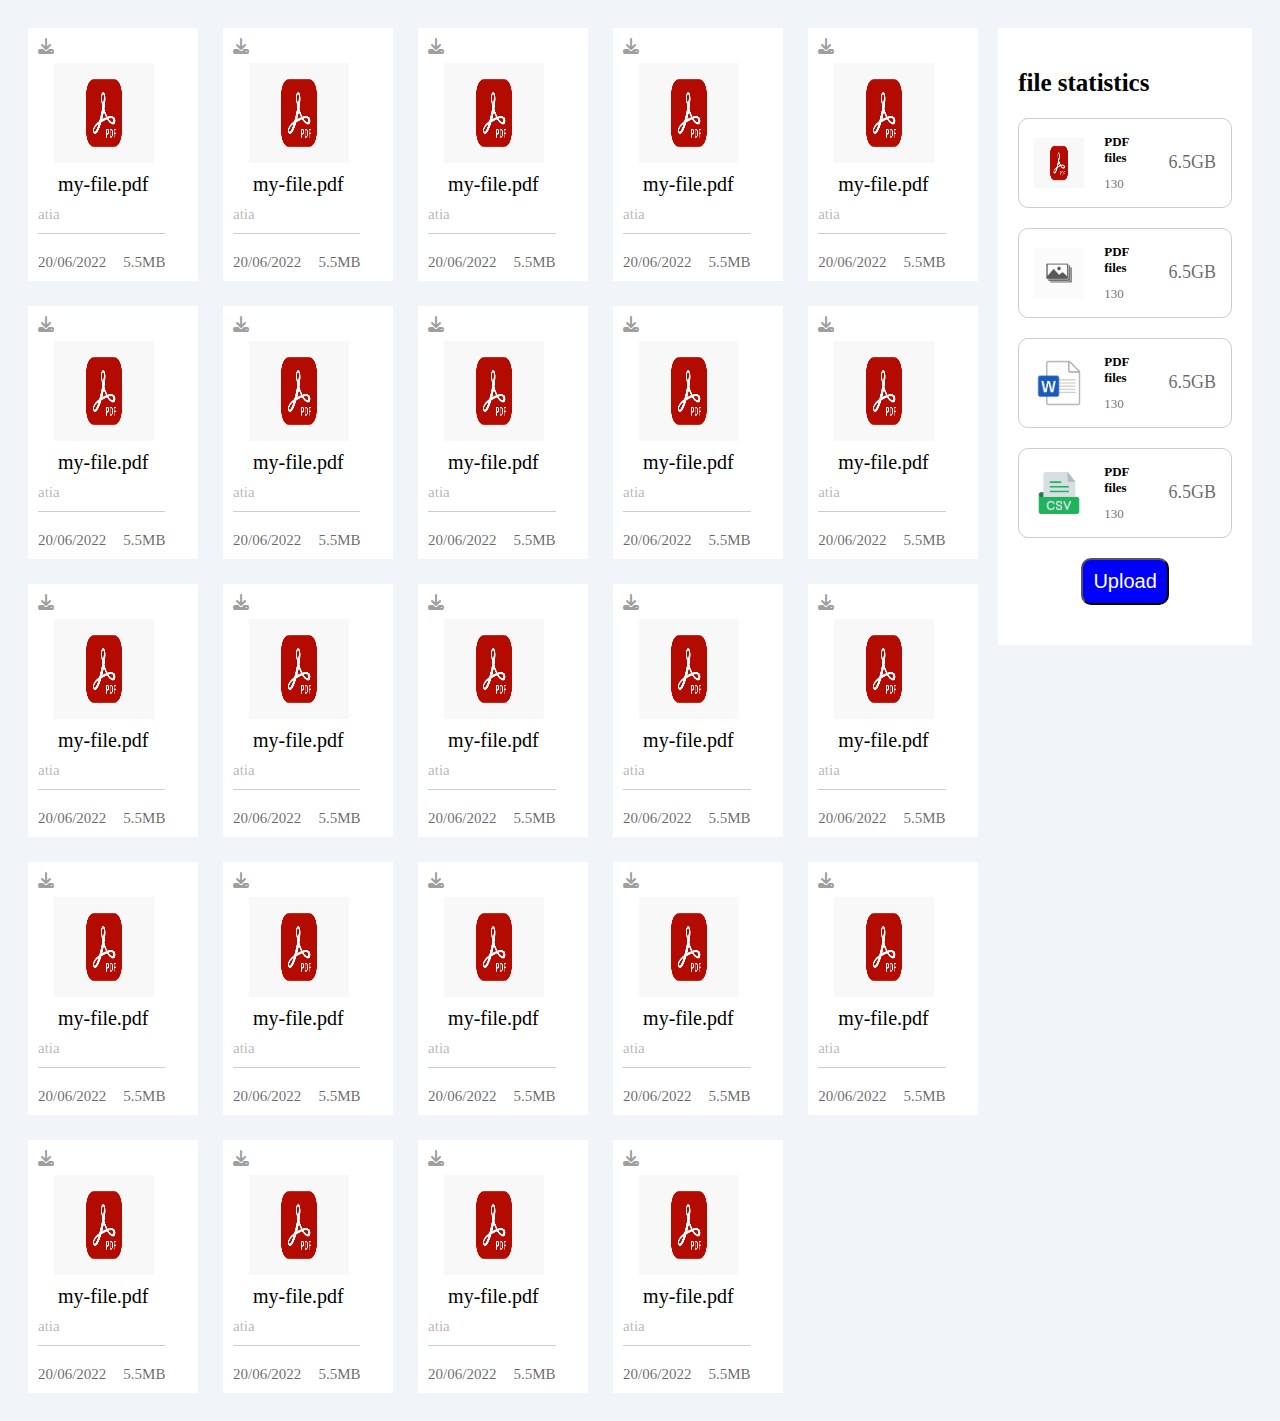
<file: index6.html>
<!DOCTYPE html>
<html lang="en">
<head>
    <meta charset="UTF-8">
    <meta http-equiv="X-UA-Compatible" content="IE=edge">
    <meta name="viewport" content="width=device-width, initial-scale=1.0">
    <title>files</title>
    <link rel="stylesheet" href="css/master6.css">
    <link rel="stylesheet" href="css/all.min.css">
</head>
<body>
    <div class="page">
        <div class="right1">
            <div class="right">
                <div class="box">
                    <i class="fa-solid fa-download"></i>
                    <img src="images/1200x630wa.png" alt="" width="100px" height="100px">
                    <span>my-file.pdf</span>
                    <span>atia</span>
                    <div class="tow">
                        <span>20/06/2022</span>
                        <span>5.5MB</span>
                    </div>
                </div>
                <div class="box">
                    <i class="fa-solid fa-download"></i>
                    <img src="images/1200x630wa.png" alt="" width="100px" height="100px">
                    <span>my-file.pdf</span>
                    <span>atia</span>
                   
                    <div class="tow">
                        <span>20/06/2022</span>
                        <span>5.5MB</span>
                    </div>
                </div>
                <div class="box">
                    <i class="fa-solid fa-download"></i>
                    <img src="images/1200x630wa.png" alt="" width="100px" height="100px">
                    <span>my-file.pdf</span>
                    <span>atia</span>
                    <div class="tow">
                        <span>20/06/2022</span>
                        <span>5.5MB</span>
                    </div>
                </div>
                <div class="box">
                    <i class="fa-solid fa-download"></i>
                    <img src="images/1200x630wa.png" alt="" width="100px" height="100px">
                    <span>my-file.pdf</span>
                    <span>atia</span>
                    <div class="tow">
                        <span>20/06/2022</span>
                        <span>5.5MB</span>
                    </div>
                </div>
                <div class="box">
                    <i class="fa-solid fa-download"></i>
                    <img src="images/1200x630wa.png" alt="" width="100px" height="100px">
                    <span>my-file.pdf</span>
                    <span>atia</span>
                    <div class="tow">
                        <span>20/06/2022</span>
                        <span>5.5MB</span>
                    </div>
                </div>
                <div class="box">
                    <i class="fa-solid fa-download"></i>
                    <img src="images/1200x630wa.png" alt="" width="100px" height="100px">
                    <span>my-file.pdf</span>
                    <span>atia</span>
                    <div class="tow">
                        <span>20/06/2022</span>
                        <span>5.5MB</span>
                    </div>
                </div>
                <div class="box">
                    <i class="fa-solid fa-download"></i>
                    <img src="images/1200x630wa.png" alt="" width="100px" height="100px">
                    <span>my-file.pdf</span>
                    <span>atia</span>
                    <div class="tow">
                        <span>20/06/2022</span>
                        <span>5.5MB</span>
                    </div>
                </div>
                <div class="box">
                    <i class="fa-solid fa-download"></i>
                    <img src="images/1200x630wa.png" alt="" width="100px" height="100px">
                    <span>my-file.pdf</span>
                    <span>atia</span>
                    <div class="tow">
                        <span>20/06/2022</span>
                        <span>5.5MB</span>
                    </div>
                </div>
                <div class="box">
                    <i class="fa-solid fa-download"></i>
                    <img src="images/1200x630wa.png" alt="" width="100px" height="100px">
                    <span>my-file.pdf</span>
                    <span>atia</span>
                    <div class="tow">
                        <span>20/06/2022</span>
                        <span>5.5MB</span>
                    </div>
                </div>
                <div class="box">
                    <i class="fa-solid fa-download"></i>
                    <img src="images/1200x630wa.png" alt="" width="100px" height="100px">
                    <span>my-file.pdf</span>
                    <span>atia</span>
                    <div class="tow">
                        <span>20/06/2022</span>
                        <span>5.5MB</span>
                    </div>
                </div>
                <div class="box">
                    <i class="fa-solid fa-download"></i>
                    <img src="images/1200x630wa.png" alt="" width="100px" height="100px">
                    <span>my-file.pdf</span>
                    <span>atia</span>
                    <div class="tow">
                        <span>20/06/2022</span>
                        <span>5.5MB</span>
                    </div>
                </div>
                <div class="box">
                    <i class="fa-solid fa-download"></i>
                    <img src="images/1200x630wa.png" alt="" width="100px" height="100px">
                    <span>my-file.pdf</span>
                    <span>atia</span>
                    <div class="tow">
                        <span>20/06/2022</span>
                        <span>5.5MB</span>
                    </div>
                </div>
                <div class="box">
                    <i class="fa-solid fa-download"></i>
                    <img src="images/1200x630wa.png" alt="" width="100px" height="100px">
                    <span>my-file.pdf</span>
                    <span>atia</span>
                    <div class="tow">
                        <span>20/06/2022</span>
                        <span>5.5MB</span>
                    </div>
                </div>
                <div class="box">
                    <i class="fa-solid fa-download"></i>
                    <img src="images/1200x630wa.png" alt="" width="100px" height="100px">
                    <span>my-file.pdf</span>
                    <span>atia</span>
                    <div class="tow">
                        <span>20/06/2022</span>
                        <span>5.5MB</span>
                    </div>
                </div>
                <div class="box">
                    <i class="fa-solid fa-download"></i>
                    <img src="images/1200x630wa.png" alt="" width="100px" height="100px">
                    <span>my-file.pdf</span>
                    <span>atia</span>
                    <div class="tow">
                        <span>20/06/2022</span>
                        <span>5.5MB</span>
                    </div>
                </div>
                <div class="box">
                    <i class="fa-solid fa-download"></i>
                    <img src="images/1200x630wa.png" alt="" width="100px" height="100px">
                    <span>my-file.pdf</span>
                    <span>atia</span>
                    <div class="tow">
                        <span>20/06/2022</span>
                        <span>5.5MB</span>
                    </div>
                </div>
                <div class="box">
                    <i class="fa-solid fa-download"></i>
                    <img src="images/1200x630wa.png" alt="" width="100px" height="100px">
                    <span>my-file.pdf</span>
                    <span>atia</span>
                    <div class="tow">
                        <span>20/06/2022</span>
                        <span>5.5MB</span>
                    </div>
                </div>
                <div class="box">
                    <i class="fa-solid fa-download"></i>
                    <img src="images/1200x630wa.png" alt="" width="100px" height="100px">
                    <span>my-file.pdf</span>
                    <span>atia</span>
                    <div class="tow">
                        <span>20/06/2022</span>
                        <span>5.5MB</span>
                    </div>
                </div>
                <div class="box">
                    <i class="fa-solid fa-download"></i>
                    <img src="images/1200x630wa.png" alt="" width="100px" height="100px">
                    <span>my-file.pdf</span>
                    <span>atia</span>
                    <div class="tow">
                        <span>20/06/2022</span>
                        <span>5.5MB</span>
                    </div>
                </div>
                <div class="box">
                    <i class="fa-solid fa-download"></i>
                    <img src="images/1200x630wa.png" alt="" width="100px" height="100px">
                    <span>my-file.pdf</span>
                    <span>atia</span>
                    <div class="tow">
                        <span>20/06/2022</span>
                        <span>5.5MB</span>
                    </div>
                </div>
                <div class="box">
                    <i class="fa-solid fa-download"></i>
                    <img src="images/1200x630wa.png" alt="" width="100px" height="100px">
                    <span>my-file.pdf</span>
                    <span>atia</span>
                    <div class="tow">
                        <span>20/06/2022</span>
                        <span>5.5MB</span>
                    </div>
                </div>
                <div class="box">
                    <i class="fa-solid fa-download"></i>
                    <img src="images/1200x630wa.png" alt="" width="100px" height="100px">
                    <span>my-file.pdf</span>
                    <span>atia</span>
                    <div class="tow">
                        <span>20/06/2022</span>
                        <span>5.5MB</span>
                    </div>
                </div>
                <div class="box">
                    <i class="fa-solid fa-download"></i>
                    <img src="images/1200x630wa.png" alt="" width="100px" height="100px">
                    <span>my-file.pdf</span>
                    <span>atia</span>
                    <div class="tow">
                        <span>20/06/2022</span>
                        <span>5.5MB</span>
                    </div>
                </div>
                <div class="box">
                    <i class="fa-solid fa-download"></i>
                    <img src="images/1200x630wa.png" alt="" width="100px" height="100px">
                    <span>my-file.pdf</span>
                    <span>atia</span>
                    <div class="tow">
                        <span>20/06/2022</span>
                        <span>5.5MB</span>
                    </div>
                </div>
            </div>
        </div>
        <div class="left">
            <div class="box">
                <h2>file statistics</h2>
                <div class="row">
                    <img src="images/1200x630wa.png" alt="" width="100px" height="100px">
                    <div class="two">
                        <span>PDF files</span>
                        <span>130</span>
                    </div>
                    <span class="end">6.5GB</span>
                </div>
                <div class="row">
                    <img src="images/images.png" alt="" width="100px" height="100px">
                    <div class="two">
                        <span>PDF files</span>
                        <span>130</span>
                    </div>
                    <span class="end">6.5GB</span>
                </div>
                <div class="row">
                    <img src="images/تنزيل.png" alt="" width="100px" height="100px">
                    <div class="two">
                        <span>PDF files</span>
                        <span>130</span>
                    </div>
                    <span class="end">6.5GB</span>
                </div>
                <div class="row">
                    <img src="images/63ff784daa460f472e688fb0_csv (2).png" alt="" width="100px" height="100px">
                    <div class="two">
                        <span>PDF files</span>
                        <span>130</span>
                    </div>
                    <span class="end">6.5GB</span>
                </div>
                <button type="submit">Upload</button>
            </div>
        </div>
    </div>
</body>
</html>
</file>
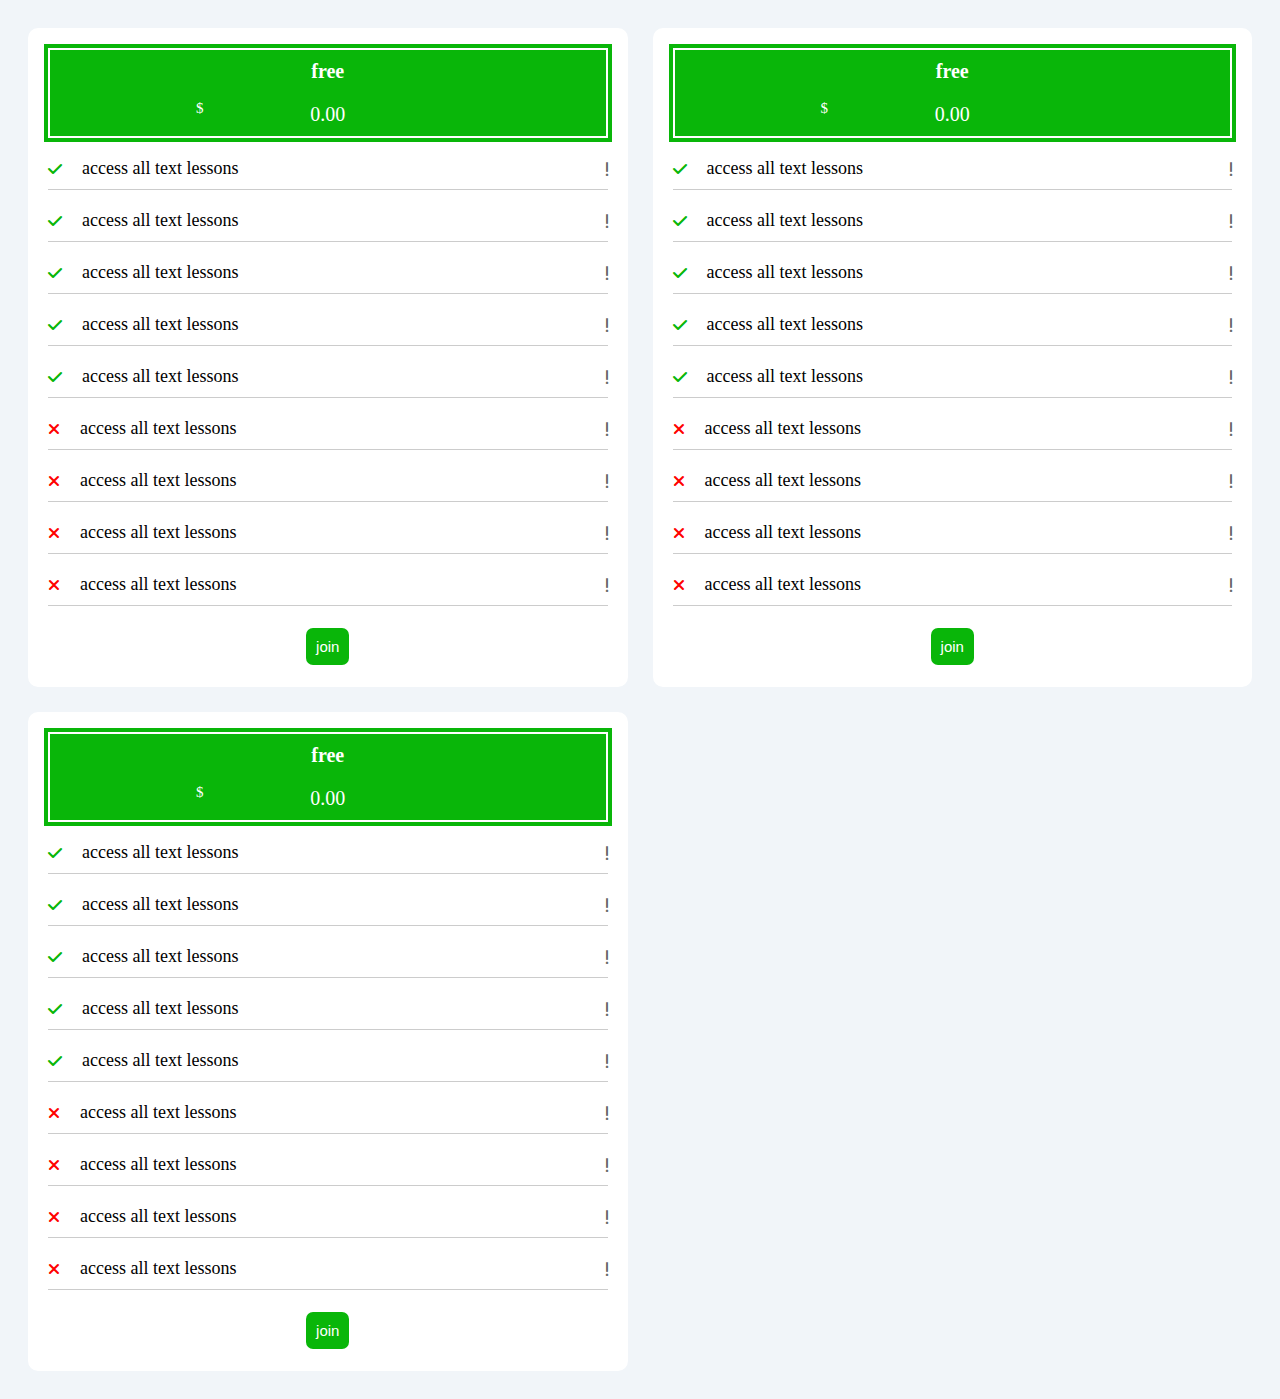
<file: index7.html>
<!DOCTYPE html>
<html lang="en">
<head>
    <meta charset="UTF-8">
    <meta http-equiv="X-UA-Compatible" content="IE=edge">
    <meta name="viewport" content="width=device-width, initial-scale=1.0">
    <title>plans</title>
    <link rel="stylesheet" href="css/master7.css">
    <link rel="stylesheet" href="css/all.min.css">
</head>
<body>
    <div class="page">
        <div class="box">
            <div class="one">
                <span>free</span>
                <span>$</span>
                <span>0.00</span>
            </div>
            <div class="row">
                <i class="fa-solid fa-check"></i>
                <!-- <i class="fa-solid fa-xmark"></i> -->
                <span>access all text lessons</span>
                <i class="fa-solid fa-exclamation"></i>
            </div>
            <div class="row">
                <i class="fa-solid fa-check"></i>
                <!-- <i class="fa-solid fa-xmark"></i> -->
                <span>access all text lessons</span>
                <i class="fa-solid fa-exclamation"></i>
            </div>
            <div class="row">
                <i class="fa-solid fa-check"></i>
                <!-- <i class="fa-solid fa-xmark"></i> -->
                <span>access all text lessons</span>
                <i class="fa-solid fa-exclamation"></i>
            </div>
            <div class="row">
                <i class="fa-solid fa-check"></i>
                <!-- <i class="fa-solid fa-xmark"></i> -->
                <span>access all text lessons</span>
                <i class="fa-solid fa-exclamation"></i>
            </div>
            <div class="row">
                <i class="fa-solid fa-check"></i>
                <!-- <i class="fa-solid fa-xmark"></i> -->
                <span>access all text lessons</span>
                <i class="fa-solid fa-exclamation"></i>
            </div>
            <div class="row">
                <!-- <i class="fa-solid fa-check"></i> -->
                <i class="fa-solid fa-xmark"></i>
                <span>access all text lessons</span>
                <i class="fa-solid fa-exclamation"></i>
            </div>
            <div class="row">
                <!-- <i class="fa-solid fa-check"></i> -->
                <i class="fa-solid fa-xmark"></i>
                <span>access all text lessons</span>
                <i class="fa-solid fa-exclamation"></i>
            </div>
            <div class="row">
                <!-- <i class="fa-solid fa-check"></i> -->
                <i class="fa-solid fa-xmark"></i>
                <span>access all text lessons</span>
                <i class="fa-solid fa-exclamation"></i>
            </div>
            <div class="row">
                <!-- <i class="fa-solid fa-check"></i> -->
                <i class="fa-solid fa-xmark"></i>
                <span>access all text lessons</span>
                <i class="fa-solid fa-exclamation"></i>
            </div>
            <button>join</button>
        </div>
        <div class="box">
            <div class="one">
                <span>free</span>
                <span>$</span>
                <span>0.00</span>
            </div>
            <div class="row">
                <i class="fa-solid fa-check"></i>
                <!-- <i class="fa-solid fa-xmark"></i> -->
                <span>access all text lessons</span>
                <i class="fa-solid fa-exclamation"></i>
            </div>
            <div class="row">
                <i class="fa-solid fa-check"></i>
                <!-- <i class="fa-solid fa-xmark"></i> -->
                <span>access all text lessons</span>
                <i class="fa-solid fa-exclamation"></i>
            </div>
            <div class="row">
                <i class="fa-solid fa-check"></i>
                <!-- <i class="fa-solid fa-xmark"></i> -->
                <span>access all text lessons</span>
                <i class="fa-solid fa-exclamation"></i>
            </div>
            <div class="row">
                <i class="fa-solid fa-check"></i>
                <!-- <i class="fa-solid fa-xmark"></i> -->
                <span>access all text lessons</span>
                <i class="fa-solid fa-exclamation"></i>
            </div>
            <div class="row">
                <i class="fa-solid fa-check"></i>
                <!-- <i class="fa-solid fa-xmark"></i> -->
                <span>access all text lessons</span>
                <i class="fa-solid fa-exclamation"></i>
            </div>
            <div class="row">
                <!-- <i class="fa-solid fa-check"></i> -->
                <i class="fa-solid fa-xmark"></i>
                <span>access all text lessons</span>
                <i class="fa-solid fa-exclamation"></i>
            </div>
            <div class="row">
                <!-- <i class="fa-solid fa-check"></i> -->
                <i class="fa-solid fa-xmark"></i>
                <span>access all text lessons</span>
                <i class="fa-solid fa-exclamation"></i>
            </div>
            <div class="row">
                <!-- <i class="fa-solid fa-check"></i> -->
                <i class="fa-solid fa-xmark"></i>
                <span>access all text lessons</span>
                <i class="fa-solid fa-exclamation"></i>
            </div>
            <div class="row">
                <!-- <i class="fa-solid fa-check"></i> -->
                <i class="fa-solid fa-xmark"></i>
                <span>access all text lessons</span>
                <i class="fa-solid fa-exclamation"></i>
            </div>
            <button>join</button>
        </div>
        <div class="box">
            <div class="one">
                <span>free</span>
                <span>$</span>
                <span>0.00</span>
            </div>
            <div class="row">
                <i class="fa-solid fa-check"></i>
                <!-- <i class="fa-solid fa-xmark"></i> -->
                <span>access all text lessons</span>
                <i class="fa-solid fa-exclamation"></i>
            </div>
            <div class="row">
                <i class="fa-solid fa-check"></i>
                <!-- <i class="fa-solid fa-xmark"></i> -->
                <span>access all text lessons</span>
                <i class="fa-solid fa-exclamation"></i>
            </div>
            <div class="row">
                <i class="fa-solid fa-check"></i>
                <!-- <i class="fa-solid fa-xmark"></i> -->
                <span>access all text lessons</span>
                <i class="fa-solid fa-exclamation"></i>
            </div>
            <div class="row">
                <i class="fa-solid fa-check"></i>
                <!-- <i class="fa-solid fa-xmark"></i> -->
                <span>access all text lessons</span>
                <i class="fa-solid fa-exclamation"></i>
            </div>
            <div class="row">
                <i class="fa-solid fa-check"></i>
                <!-- <i class="fa-solid fa-xmark"></i> -->
                <span>access all text lessons</span>
                <i class="fa-solid fa-exclamation"></i>
            </div>
            <div class="row">
                <!-- <i class="fa-solid fa-check"></i> -->
                <i class="fa-solid fa-xmark"></i>
                <span>access all text lessons</span>
                <i class="fa-solid fa-exclamation"></i>
            </div>
            <div class="row">
                <!-- <i class="fa-solid fa-check"></i> -->
                <i class="fa-solid fa-xmark"></i>
                <span>access all text lessons</span>
                <i class="fa-solid fa-exclamation"></i>
            </div>
            <div class="row">
                <!-- <i class="fa-solid fa-check"></i> -->
                <i class="fa-solid fa-xmark"></i>
                <span>access all text lessons</span>
                <i class="fa-solid fa-exclamation"></i>
            </div>
            <div class="row">
                <!-- <i class="fa-solid fa-check"></i> -->
                <i class="fa-solid fa-xmark"></i>
                <span>access all text lessons</span>
                <i class="fa-solid fa-exclamation"></i>
            </div>
            <button>join</button>
        </div>
    </div>
</body>
</html>
</file>
<file: css/master.css>
:root{
    --main-color: #ddd; 
    --main-color-alt: #1787e0; 
    --section-padding: 60px;
    --main-transition: 0.3s;
    --main-padding:100px
}
*{
    box-sizing: border-box;  
}
html {
    scroll-behavior: smooth;
    /* height: -webkit-fill-available;
    width: -webkit-fill-available;  */
}
body {
    font-family: "Open Sans", sans-serif;
    margin: 0;
    min-height: 100vh;
}
ul {
    list-style: none;
    padding: 0;
}
a{
    text-decoration: none;
}
*:focus{
    outline: none;
}
::-webkit-scrollbar{
    width: 15px;
}
::-webkit-scrollbar-track{
    background-color: white;
}
/* .container {
    padding-left: 15px;
    padding-right: 15px;
    margin-left: auto;
    margin-right: auto;
    background-color: white;
    margin-top: 20px;
    border-radius: 10px;
} */
/* .heading{
    font-size: 35px;
    font-weight: bold;
    padding: 20px;
    margin: 20px;
    background-color: var(--main-color);
    color: black;
    border-radius: 10px;
    display: flex;
    justify-content: center;
    align-items: center;
} */
.dashboard{
    background-color: #f1f5f9;
    min-height: 100vh;
    display: flex;
    gap: 20px;
    margin-left: 20px;
    /* flex-basis: 15%; */
    width: 100%;
    
}
.dashboard .left{
    /* display: flex;
    flex-direction: column; */
    width: 200px;
    background-color: white;
    box-shadow: 38px -40px 23px -39px rgb(0 0 0/22%);
    position: relative;
}
.dashboard .left p{
    text-align: center;
    padding: 15px;
    position: relative;
    border-bottom: 2px solid black;
    font-size: 30px;
    font-weight: bold;
    width: fit-content;
    /* display: flex;
    justify-content: center;
    align-items: center; */
    display: block;
}
.dashboard .left p::before{
    content: "";
    position: absolute;
    width: 15px;
    height: 15px;
    border-radius: 50%;
    bottom: -11px;
    left: 49px;
    background-color: black;
    border: 3px solid  #f1f5f9;
   
}
.dashboard .left ul{
    margin: 20px 20px 20px 0;
    display: flex;
    flex-direction: column;
}
.dashboard .left ul li{
    margin-top: 10px;
    display: flex;
    flex-direction: row;
    border-radius: 7px;
    justify-content: flex-start;
    align-items: center;
    gap: 10px;
    padding: 15px 25px 15px 15px;
    width: 100%;
    transition: 0.4s;
}
.dashboard .left ul li:hover{
    background-color: #ddd;
}
.dashboard .left ul li:first-child{
    background-color: #ddd;
}
.dashboard .left ul li i{
    width: 20px;
    height: 20px;
}
.dashboard .left ul li a{
    font: 25px;
    color: black;
}
.dashboard .right{
    display: flex;
    flex-direction: column;
    width: 100%;
    /* flex-wrap: wrap; */
    max-width: 100%;
} 
.dashboard .right > .one{
    display: flex;
    flex-direction: row;
    justify-content: space-between;
    align-items: center;
    background-color: white;
    padding: 10px;
}
.dashboard .right > .one .start i{
    position: relative;
    right: -30px;
    bottom: -2px;
    color: rgb(0 0 0/40%);
}
.dashboard .right > .one .start input{
    padding: 10px 0px 10px 30px;
    border-radius: 5px;
    border-color: rgb(0 0 0/40%);
    border-width: 1px;
}
.dashboard .right > .one .end i{
    margin-right: 10px;
}
.dashboard .right > .one .end .fa-bell{
    position: relative;
}
.dashboard .right > .one .end .fa-bell::after{
    content: "";
    position: absolute;
    width: 7px;
    height: 7px;
    border-radius: 50%;
    background-color: red;
    top: -3px;
    left: 10px;
}
.dashboard .right > .two{
    padding-top: 20px;
    display: flex;
    flex-direction: column;
    margin-bottom: 25px;
}
.dashboard .right > .two  > h2{
    padding: 10px 10px 20px 0;
    font-size: 25px;
    font-weight: bold;
    position: relative;
    margin-bottom: 20px;
}
.dashboard .right > .two > h2::before{
    content: "";
    position: absolute;
    width: 100px;
    height: 4px;
    background-color: white;
    bottom: 0;
    left: 0;
    z-index: 2;
}
.dashboard .right > .two > h2::after{
    content: "";
    position: absolute;
    width: 40px;
    height: 4px;
    background-color: black;
    bottom: 0;
    left: 0;
    z-index: 2;
}
.dashboard .right > .two .boxes{
    display: grid;
    grid-template-columns: repeat(auto-fill,minmax(300px,1fr));
    gap: 25px;
}
.dashboard .right > .two .boxes .box1{
    display: flex;
    flex-direction: column;
    background-color: white;
    border-radius: 10px;
}
.dashboard .right > .two .boxes .box1 .one{
    display: flex;
    flex-direction: row;
    background-color: #ddd;
    justify-content: space-between;
    align-items: center;
    padding: 10px;
    position: relative;
    border-radius: 10px;
    margin-bottom: 20px;
}
.dashboard .right > .two .boxes .box1 .one:first-child h3{
    font-size: 30px;
    font-weight: bold;
    margin-bottom: 10px;
}
.dashboard .right > .two .boxes .box1 .one:first-child p{
    font-size: 20px;
    font-weight: normal;
    color: rgb(0 0 0/30%);
}
.dashboard .right > .two .boxes .box1 .one div:nth-child(2) img{
    width: 200px;
    height: 120px;
}
.dashboard .right > .two .boxes .box1 .one > img{
    width: 50px;
    height: 50px;
    border-radius: 50%;
    position: absolute;
    bottom: -20px;
    left: 23px;
    border: 3px solid white;
}
.dashboard .right > .two .boxes .box1 .two{
    margin: 20px auto;
    border-top: 1px solid rgb(0 0 0/20%);
    border-bottom: 1px solid rgb(0 0 0/20%);
    display: flex;
    flex-direction: row;
    justify-content: space-between;
    align-items: center;
    max-width: 100%;
    padding: 30px;
    width: 100%;
}
.dashboard .right > .two .boxes .box1 .two div p:first-child{
    font-size: 20px;
    font-weight: normal;
    margin-bottom: 10px;   
}
.dashboard .right > .two .boxes .box1 .two div p:last-child{
    font-size: 15px;
    color: rgb(0 0 0/50%);
}
.dashboard .right > .two .boxes .box1 .three{
    display: flex;
    justify-content: flex-end;
    align-items: flex-start;
}
.dashboard .right > .two .boxes .box1 button{
    margin: 10px 10px 50px 0px;
    display: block;
    text-align: end;
    padding: 5px;
    background-color: rgb(0 0 255);
    color: white;
    border-radius: 5px;
    width: fit-content;
    border: none;
}
.dashboard .right > .two .boxes .box2{
    background-color: white;
    border-radius: 10px;
    display: flex;
    flex-direction: column;
}
.dashboard .right > .two .boxes .box2 h2{
    font-size: 25px;
    font-weight: bold;
    margin: 20px;
}
.dashboard .right > .two .boxes .box2 p{
    font-size: 20px;
    font-weight: normal;
    color: rgb(0 0 0/40%);
    margin: 0 0 20px 20px;
}
.dashboard .right > .two .boxes .box2 input{
    margin: 0 20px 20px 20px;
    background-color: #ddd;
    padding: 10px;
    border-radius: 6px;
    border: none;
}
.dashboard .right > .two .boxes .box2 textarea{
    margin: 0 20px 20px 20px;
    background-color: #ddd;
    padding: 10px;
    border-radius: 6px;
    border: none;
}
.dashboard .right > .two .boxes .box2 div{
    display: flex;
    justify-content: flex-end;
    align-items: flex-start;
}
.dashboard .right > .two .boxes .box2 div button{
    margin: 0px 20px 20px 20px;
    padding: 5px;
    background-color: rgb(0 0 255);
    color: white;
    border-radius: 5px;
    width: fit-content;
    border: none;
}
.dashboard .right > .two .boxes .box3{
    display: flex;
    flex-direction: column;
    border-radius: 10px;
    background-color: white;
}
.dashboard .right > .two .boxes .box3 h2{
    font-size: 25px;
    font-weight: bold;
    margin: 20px;
}
.dashboard .right > .two .boxes .box3 p{
    font-size: 20px;
    font-weight: normal;
    color: rgb(0 0 0/40%);
    margin: 0 0 20px 20px;
}
.dashboard .right > .two .boxes .box3 .info{
    margin-top: 20px;
    margin-left: 20px;
    display: flex;
    flex-direction: row;
    justify-content: flex-start;
    align-items: center;
    width: 100%;
}
.dashboard .right > .two .boxes .box3 .info div:first-child{
    width: 60px;
    height: 60px;
    background-color: blue;
    display: flex;
    justify-content: center;
    align-items: center;
    margin-right: 20px;
}
.dashboard .right > .two .boxes .box3 .info i{
    color: white;
}
.dashboard .right > .two .boxes .box3 .info div:last-child{
    display: flex;
    flex-direction: column;
}
.dashboard .right > .two .boxes .box3 .info div:last-child span:first-child{
    font-size: 15px;
    color: rgb(0 0 0/40%);
    margin-bottom: 10px;
}
.dashboard .right > .two .boxes .box3 .info div:last-child span:nth-child(2){
    font-size: 20px;
    font-weight: bold;
    margin-bottom: 10px;
}
.dashboard .right > .two .boxes .box3 .info div:last-child span:last-child{
    width: 250px;
    height: 2px;
    background-color: #ddd;
    position: relative;
}
.dashboard .right > .two .boxes .box3 .info div:last-child span:last-child::before{
    content: "";
    position: absolute;
    background-color: blue;
    width: 80%;
    height: 100%;
}
.dashboard .right > .two .boxes .box3 .info div:last-child span:last-child::after{
    content: " 80% ";
    position: absolute;
    color: white;
    background-color: blue;
    width: 25px;
    height: 20px;
    border-radius: 7px;
    padding: 6px 8px;
    top: -43px;
    right: 34px;
}
.dashboard .right > .two .boxes .box4{
    background-color: white;
    border-radius: 10px; 
    padding: 20px;
    display: flex;
    flex-direction: column;
}
.dashboard .right > .two .boxes .box4 .one{
    margin-bottom: 20px;
}
.dashboard .right > .two .boxes .box4 .one h2{
    font-size: 25px;
    font-weight: bold;
    margin-bottom: 10px;
}
.dashboard .right > .two .boxes .box4 .one p{
    font-size: 20px;
    font-weight: normal;
    color: rgb(0 0 0/30%);
}
.dashboard .right > .two .boxes .box4 .two{
    display: grid;
    grid-template-columns: repeat(2,1fr);
    grid-template-rows: repeat(2,1fr);
    gap: 20px;
}
.dashboard .right > .two .boxes .box4 .two .info{
    border: 1px solid rgb(0 0 0/30%);
    border-radius: 5px;
    padding: 20px;
    display: flex;
    flex-direction: column;
    justify-content: center;
    align-items: center;
}
.dashboard .right > .two .boxes .box4 .two .info i{
    width: 20px;
    height: 20px;
    margin-bottom: 10px;
}
.dashboard .right > .two .boxes .box4 .two .info span:nth-child(2){
    margin-bottom: 15px;
    font-size: 25px;
    font-weight: bold;
}
.dashboard .right > .two .boxes .box4 .two .info span:nth-child(3){
    margin-bottom: 15px;
    font-size: 15px;
    font-weight: normal;
    color: rgb(0 0 0/30%);
}
.dashboard .right > .two .boxes .box5{
    background-color: white;
    border-radius: 10px;
    display: flex;
    flex-direction: column;
    padding: 20px 10px 10px 10px;
    
    
}
.dashboard .right > .two .boxes .box5 h2{
    font-size: 25px;
    font-weight: bold;
    margin-bottom: 20px;
}
.dashboard .right > .two .boxes .box5 .lmno{
    display: flex;
    flex-direction: row;
    justify-content: flex-start;
    align-items: center;
    gap: 15px;
    padding-bottom: 15px;
    padding-top: 15px;
    border-bottom: 1px solid rgb(0 0 0/30%);
    margin-bottom: 10px;
    position: relative;
}
.dashboard .right > .two .boxes .box5 .lmno:last-child{
    border-bottom: none;
}
/* .dashboard .right > .two .boxes .box5 .lmno:last-child .row{
    margin-right: 15px
} */
.dashboard .right > .two .boxes .box5 .lmno img{
    width: 80px;
    height: 40px;
    border-radius: 5px;
}
.dashboard .right > .two .boxes .box5 .lmno > .row{
    display: flex;
    flex-direction: column;
    gap: 5px;
}
.dashboard .right > .two .boxes .box5 .lmno .row p:first-child{
    font-size: 13px;
    font-weight: bold;
}
.dashboard .right > .two .boxes .box5 .lmno .row p:last-child{
    font-size: 10px;
    font-weight: normal;
    color: rgb(0 0 0/30%);
}
.dashboard .right > .two .boxes .box5 .lmno > p{
    font-size: 10px;
    background-color: #ddd;
    color: black;
    padding: 5px;
    border-radius: 5px;
    position: absolute;
    right: 0;
}
.dashboard .right > .two .boxes .box6{
    background-color: white;
    border-radius: 10px;
    display: flex;
    flex-direction: column;
    padding: 20px;
}
.dashboard .right > .two .boxes .box6 .row{
    display: flex;
    justify-content: space-between;
    align-items: center;
    margin-bottom: 5px;
    padding: 10px 10px 10px 0;
    border-bottom: 1px solid rgb(0 0 0/30%);
}
.dashboard .right > .two .boxes .box6 .row:last-child{
    border-bottom: none;
}
/* .dashboard .right > .two .boxes .box6 .row .mab{
    margin-bottom: 15px;
} */
.dashboard .right > .two .boxes .box6 .row .mab p:first-child{
    font-size: 15px;
    font-weight: bold;
    margin-bottom: 10px;
}
.dashboard .right > .two .boxes .box6 .row .mab p:last-child{
    font-size: 15px;
    font-weight: normal;
    color: rgb(0 0 0/30%);
}
.dashboard .right > .two .boxes .box7{
    background-color: white;
    border-radius: 10px;
    display: flex;
    flex-direction: column;
    padding: 20px;
}
.dashboard .right > .two .boxes .box7 h2{
    margin-bottom: 20px;
    font-size: 25px;
    font-weight: bold; 
}
.dashboard .right > .two .boxes .box7 .abc{
    display: flex;
    flex-direction: row;
    justify-content: space-between;
    align-items: center;
    margin-bottom: 20px;
}
.dashboard .right > .two .boxes .box7 .abc span{
    color: rgb(0 0 0/30%);
}
.dashboard .right > .two .boxes .box7 ul{
    display: flex;
    flex-direction: column;
}
.dashboard .right > .two .boxes .box7 ul li{
    display: flex;
    flex-direction: row;
    justify-content: space-between;
    align-items: center;
    margin-bottom: 15px;
}
.dashboard .right > .two .boxes .box7 ul li span:last-child{
    background-color: #ddd;
    padding: 5px 10px;
    border-radius: 6px;
}
.dashboard .right > .two .boxes .box8{
    display: flex;
    flex-direction: column;
    padding: 20px;
    background-color: white;
    border-radius: 10px;
}
.dashboard .right > .two .boxes .box8 h2{
    font-size: 25px;
    font-weight: bold;
    margin-bottom: 15px;
}
.dashboard .right > .two .boxes .box8 .row{
    display: flex;
    flex-direction: row;
    padding: 12px;
    border-bottom: 1px solid rgb(0 0 0/30%);
    justify-content: flex-start;
    align-items: center;
    position: relative;
}
.dashboard .right > .two .boxes .box8 .row:last-child{
    border-bottom: none;
}
.dashboard .right > .two .boxes .box8 .row i{
    width: 20px;
    height: 20px;
    color: red;
}
.dashboard .right > .two .boxes .box8 .row div{
    display: flex;
    flex-direction: column;
    justify-content: center;
    align-items: center;
    margin-left: 25px;
}
.dashboard .right > .two .boxes .box8 .row div span:last-child{
    margin-top: 10px;
    color: rgb(0 0 0/30%);
}
.dashboard .right > .two .boxes .box8 .row > span{
    position: absolute;
    right: 0;
    padding: 5px 10px;
    background-color: #ddd;
    border-radius: 5px;
}
.dashboard .right > .two .boxes .box9{
    background-color: white;
    border-radius: 10px;
    padding: 20px;
    display: flex;
    flex-direction: column;
}
.dashboard .right > .two .boxes .box9 h2{
    font-size: 25px;
    font-weight: bold;
    margin-bottom: 20px;
}
.dashboard .right > .two .boxes .box9 ul{
    padding: 0px 0px 0px 20px;
    border-left: 2px solid blue;
    display: flex;
    flex-direction: column;
    justify-content: flex-start;
    align-items: flex-start;
}
.dashboard .right > .two .boxes .box9 ul li{
    margin-bottom: 25px;
    display: flex;
    flex-direction: row;
    position: relative;
}
.dashboard .right > .two .boxes .box9 ul li:last-child{
    margin-bottom: 0;
}
.dashboard .right > .two .boxes .box9 ul li span:first-child{
    width: 20px;
    height: 20px;
    border-radius: 50%;
    background-color: white;
    border: 2px solid blue;
    position: absolute;
    left: -31px;
}
.dashboard .right > .two .boxes .box9 ul li span:nth-child(2){
    width: 16px;
    height: 16px;
    border-radius: 50%;
    background-color: blue;
    border: 2px solid white;
    position: absolute;
    left: -29px;
    top: 2px;
}
.dashboard .right > .two .boxes .box9 ul li:last-child span:nth-child(2){
    width: 16px;
    height: 16px;
    border-radius: 50%;
    background-color: white;
    border: 2px solid white;
    position: absolute;
    left: -29px;
    top: 2px;
}
.dashboard .right > .two .boxes .box10{
    background-color: white;
    border-radius: 10px;
    display: flex;
    flex-direction: column;
    padding: 20px;
}
.dashboard .right > .two .boxes .box10 h2{
    font-size: 25px;
    font-weight: bold;
    margin-bottom: 20px;
}
.dashboard .right > .two .boxes .box10 .row{
    margin-bottom: 20px;
    padding-left: 20px;
    border-left: 2px solid blue;
    position: relative;
    margin-left: 30px;
}
.dashboard .right > .two .boxes .box10 .row span{
    position: absolute;
    width: 15px;
    height: 15px;
    border-radius: 50%;
    top: 50%;
    transform: translateY(-50%);
    left: -30px;
    background-color: blue;
}
.dashboard .right > .two .boxes .box10 .row p:nth-child(2){
    color: black;
    margin-bottom: 10px;
    font-size: 20px;
    font-weight: bold;
}
.dashboard .right > .two .boxes .box10 .row p:last-child{
    color: rgb(0 0 0/30%);
    margin-bottom: 10px;
    font-size: 15px;
    font-weight: normal;
}
.dashboard .right > .two .boxes .box11{
    padding: 20px;
    background-color: white;
    border-radius: 20px;
    display: flex;
    flex-direction: column;
}
.dashboard .right > .two .boxes .box11 h2{
    font-size: 25px;
    font-weight: bold;
    margin-bottom: 20px;
}
.dashboard .right > .two .boxes .box11 .row1{
    display: flex;
    flex-direction: row;
    gap: 20px;
    border-bottom: 1px solid rgb(0 0 0/30%);
}
.dashboard .right > .two .boxes .box11 .row1 img{
    width: 50px;
    height: 50px;
    border-radius: 50px;
}
.dashboard .right > .two .boxes .box11 .row1 .info{
    display: flex;
    flex-direction: column;
    gap: 10px;
}
.dashboard .right > .two .boxes .box11 .row1 .info p:first-child{
    font-size: 15px;
    font-weight: bold;
}
.dashboard .right > .two .boxes .box11 .row1 .info p:last-child{
    font-size: 15px;
    color: rgb(0 0 0/30%);
}
.dashboard .right > .two .boxes .box11 .row2{
    padding-top: 30px;
    padding-bottom: 30px;
    color: black;
    line-height: 1.5;
    border-bottom: 1px solid rgb(0 0 0/30%);
}
.dashboard .right > .two .boxes .box11 .row3{
    margin-top: 10px;
    display: flex;
    flex-direction: row;
    justify-content: space-between;
    align-items: center;
}
.dashboard .right > .two .boxes .box11 .row3 .info i,.dashboard .right > .two .boxes .box11 .row3 .info span{
    color: rgb(0 0 0/40%);
}
.dashboard .right > .two .boxes .box12{
    background-color: white;
    border-radius: 10px;
    display: flex;
    flex-direction: column;
    gap: 10px;
    padding: 20px;
}
.dashboard .right > .two .boxes .box12 h2{
    font-size: 25px;
    font-weight: bold;
    margin-bottom: 20px;
}
.dashboard .right > .two .boxes .box12 .row{
    /* padding: 25px; */
    display: flex;
    flex-direction: row;
    justify-content: flex-start;
    align-items: center;
    position: relative;
    margin-bottom: 15px;
}
.dashboard .right > .two .boxes .box12 .row span:first-child{
    width: 50px;
    height: 100%;
    padding: 10px;
    display: flex;
    justify-content: center;
    align-items: center;
}
.dashboard .right > .two .boxes .box12 .row span:first-child i{
    font-size: 30px;
    color: white;
}
.dashboard .right > .two .boxes .box12 .row span:nth-child(2){
    margin-left: 30px;
    font-size: 15px;
    font-weight: bold;
}
.dashboard .right > .two .boxes .box12 .row span:last-child{
    position: absolute;
    right: 0;
    color: white;
    margin-right: 20px;
    padding: 5px 10px;
    border-radius: 7px;
}
.dashboard .right > .three{
    background-color: white;
    padding: 20px;
    display: flex;
    flex-direction: column;
    border-radius: 10px;
}
.dashboard .right > .three h2{
    font-size: 25px;
    font-weight: bold;
    margin-bottom: 20px;
}
.dashboard .right > .three table{
    display: flex;
    flex-direction: column;
    width: 100%;
}
.dashboard .right > .three table tr{
    display: flex;
    justify-content: flex-start;
    align-items: center;
}
.dashboard .right > .three table tr th{
    padding: 10px 20px;
    background-color: #ddd;
    color: black;
    width: 100%;
    display: flex;
    justify-content: flex-start;
    align-items: center;
}
.dashboard .right > .three table tr td{
    padding: 15px 25px;
    background-color: #ddd;
    width: 100%;
    display: flex;
    justify-content: flex-start;
    align-items: center;
    border-left: 1px solid rgb(0 0 0/25%);
    border-bottom: 1px solid rgb(0 0 0/25%);
    color: black;
    background-color: white;
    color: rgb(0 0 0/40%);
}
.dashboard .right > .three table tr td:last-child{
    border-right: 1px solid rgb(0 0 0/25%);
    position: relative;
    padding-bottom: 33px;
}
.dashboard .right > .three table tr td:last-child span{
    
    color: white;
    border-radius: 6px;
    padding: 5px 10px;
    /* width: fit-content;
    max-width: 100%; */
    /* max-height: 100%; */
    position: absolute;
    top: 50%;
    transform: translateY(-50%);
}
.dashboard .right > .three table tr td:nth-child(5){
    position: relative;
    padding-bottom: 23px;
    padding-top: 25px;
    display: flex;
    justify-content: flex-start;
    align-items: center;
}
.dashboard .right > .three table tr td:nth-child(5) .image{
    position: absolute;
    display: flex;
    flex-direction: row;
}
.dashboard .right > .three table tr td:nth-child(5) .image img{
    width: 20px;
    height: 20px;
    border-radius: 50%;
}
</file>
<file: css/master1.css>
body{
    background-color: #f1f5f9;
    padding: 20px;
}
@media(min-width:767px)
{
    
}
.right{
    display: grid;
    grid-template-columns: repeat(auto-fill,minmax(340px,1fr));
    gap: 25px;
}
.box{
    background-color: white;
    border-radius: 10px;
    padding: 20px;
    display: flex;
    flex-direction: column;
}
.box > h2{
    font-size: 30px;
    font-weight: bold;
    margin-top: 0;
    margin-bottom: 10px;
}
.box > b{
    color: rgb(0 0 0/30%);
    margin-bottom: 10px;
}
.box1 > .content{
    display: flex;
    flex-direction: row;
    justify-content: space-between;
    align-items: center;
    flex-basis: 1;
    margin-bottom: 20px;
}
.box1 > .content .left{
    display: flex;
    flex-direction: column;
    gap: 10px;
}
.box1 > .content .left span:first-child{
    font-size: 20px;
    font-weight: bold;
    color: black;
}
.box1 > .content .left span:last-child{
    font-size: 20px;
    font-weight: normal;
    color: rgb(0 0 0/30%);
}
.box1 > .content .right{
    display: flex;
    justify-content: flex-end;
    align-items: center;
}
.box1 > textarea{
    border-radius: 10px;
    color: rgb(0 0 0/30%);
    padding: 20px;
    margin-top: 10px;
    border-color: rgb(0 0 0/30%);
}
.box2 .row{
    display: flex;
    flex-direction: column;
    gap: 10px;
    max-width: 100%;
}
.box2 .row span:first-child{
    color: rgb(0 0 0/30%);
    margin-bottom: 5px;
}
.box2 .row input{
    width: 100%;
    margin-bottom: 20px;
    border-radius: 5px;
    height: 20px;
    padding: 15px 0px;
    padding-left: 5px;
    padding-right: 0;
    border-color: rgb(0 0 0/30%);
    max-width: 100%;
}
.box2 .row3 input{
    background-color: rgb(0 0 0/5%);
}
.box2 > input{
    width: fit-content;
    background-color: rgb(30, 119, 221);
    color: white;
    padding: 10px 15px;
    border-radius: 10px;
    display: flex;
    align-self: center;
    border-color: transparent
}
.box3 .row{
    display: flex;
    flex-direction: row;
    justify-content: space-between;
    align-items: center;
    margin-bottom: 30px;
    border-bottom: 1px solid rgb(0 0 0/30%);
    padding: 20px 0;
}
.box3 .row div{
    display: flex;
    flex-direction: column;
    gap: 10px;
}
.box3 .row1 div span:first-child{
    font-size: 15px;
    color: black;
}
.box3 .row1 div span:last-child{
    font-size: 15px;
    color: rgb(0 0 0/30%);
}
.box3 .row1 > span{
    background-color: rgb(12, 57, 179);
    color: white;
    padding: 10px 15px;
    border-radius: 5px;
}
.box3 .row2 div span:first-child{
    font-size: 20px;
    color: black;
}
.box3 .row2 div span:last-child{
    font-size: 15px;
    color: rgb(0 0 0/30%);
}
.box3 .row3 div span:first-child{
    font-size: 20px;
    color: black;
}
.box3 .row3 div span:last-child{
    font-size: 15px;
    color: rgb(0 0 0/30%);
}
.box3 .row3{
    border-bottom: transparent;
}
.box3 .row3 > span{
    color: black;
    background-color: #ddd;
    padding: 10px 15px;
    border-radius: 5px;
}
.box4 .row{
    margin-bottom: 30px;
    width: 100%;
    display: flex;
    align-items: center;
    gap: 20px;
}
.box4 .row i{
    width: 20px;
    height: 20px;
    color: rgb(0 0 0/50%);
}
.box4 .row input{
    width: 100%;
    height: 20px;
    padding: 10px;
    border-color: transparent;
    border-radius: 10px;
    background-color: #ddd;
}
.box4 .row input::placeholder{
    color: rgb(0 0 0/30%);
}
.box5 div{
    display: flex;
    align-items: center;
    gap: 20px;
    margin-bottom: 30px;
}
.box5 div input{
    width: 20px;
    height: 20px;
    border-radius: 3px;
}
.box5 div label{
    font-size: 25px;
    font-weight: normal;
    color: black;
}
.box6{
    max-width: 100%;
}
.box6 form{
    margin: 40px 0;
    padding-bottom: 10px;
    border-bottom: 1px solid rgb(0 0 0/30%);
}
.box6 form label{
    font-size: 20px;
    font-weight: normal;
    color: black;
}
.box6 .att{
    display: flex;
    flex-direction: row;
    align-items: center;
    justify-content: space-between;
    gap: 20px;
}
.box6 .att .row{
    display: flex;
    flex-direction: column;
    align-items: center;
    border: 1px solid rgb(0 0 0/30%);
    padding: 10px 20px;
    border-radius: 7px;
    transition: 0.3s;
}
.box6 .att .row:hover{
    border-color: blue;
}
.box6 .att .row:hover i{
    color: blue;
}
.box6 .att .row:hover span{
    color: blue;
}
</file>
<file: css/master2.css>
body{
    background-color: #f1f5f9;
    padding: 20px;
}
.right{
    display: flex;
    flex-direction: column;
    gap: 25px;
}
.right .one{
    display: flex;
    flex-direction: row;
    background-color: white;
    border-radius: 10px;
    gap: 20px;
    padding: 20px;
}
.right .one .left{
    display: flex;
    flex-direction: column;
    justify-content: center;
    align-items: center;
    gap: 20px;
}
.right .one .left img{
    width: 80px;
    height: 80px;
    border-radius: 50%;
}
.right .one .left .name{
    font-size: 25px;
    font-weight: bold;
    color: black;
}
.right .one .left .lev{
    font-size: 20px;
    font-weight: normal;
    color: rgb(0 0 0/30%);
}
.right .one .left .one{
    background-color: white;
    width: 100%;
}
.right .one .left .one .two{
    width: 100%;
    background-color: #ccc;
    height: 3px;
    position: relative;
}
.right .one .left .one .two::before{
    content: "";
    position: absolute;
    width: 70%;
    height: 3px;
    background-color: blue;
}
.right .one .left span:last-child{
    font-size: 20px;
    font-weight: normal;
    color: rgb(0 0 0/30%);
}
.right .one .right{
    display: flex;
    flex-direction: column;
    border-left: 1px solid rgb(0 0 0/20%);
    width: 100%;
}
.right .one .right .row{
    display: flex;
    flex-direction: row;
    justify-content: space-between;
    align-items: center;
    padding: 0 10px 10px 10px;
    border-bottom: 1px solid rgb(0 0 0/20%);
}
.right .one .right .row:last-child{
    border-bottom: none;
}
.right .one .right .row .one{
    display: flex;
    flex-direction: column;
    gap: 20px;
    align-items: flex-start;
}
.right .one .right .row span{
    font-size: 20px;
    font-weight: normal;
    color: rgb(0 0 0/40%);
}
.right .one .right .row .two,
.right .one .right .row .three,
.right .one .right .row .four,
.right .one .right .row .five{
    margin-top: 35px;
}
.right .two{
    display: flex;
    flex-direction: row;
    gap: 20px;
}
.right .two .left{
    padding: 20px;
    display: flex;
    flex-direction: column;
    gap: 10px;
    flex-basis: 35%;
    background-color: white;
    border-radius: 10px;
}
.right .two .left h2{
    font-size: 25px;
    font-weight: bold;
    color: black;
    margin: 0;
}
.right .two .left b{
    font-size: 20px;
    font-weight: normal;
    color: rgb(0 0 0/30%);
    margin-bottom: 10px;
}
.right .two .left .row{
    padding: 20px 0;
    border-bottom: 1px solid rgb(0 0 0/20%);
}
.right .two .left .row:last-child{
    border-bottom: none;
}
.right .two .left .row span{
    color: black;
    background-color: #ccc;
    margin-right: 20px;
    padding: 10px 15px;
    border-radius: 7px;
}
.right .two .right{
    display: flex;
    flex-direction: column;
    justify-content: center;
    align-items: flex-start;
    gap: 20px;
    background-color: white;
    border-radius: 10px;
    padding: 20px;
    flex-basis: 60%;
}
.right .two .right h2{
    font-size: 25px;
    font-weight: bold;
    color: black;
    margin: 0;
}
.right .two .right b{
    font-size: 20px;
    font-weight: normal;
    color: rgb(0 0 0/30%);
}
.right .two .right .row{
    display: flex;
    flex-direction: row;
    justify-content: flex-start;
    align-items: flex-start;
}
.right .two .right .row img,
.right .two .right .row .two{
    margin-top: 20px;
}
.right .two .right .row .one,
.right .two .right .row .two{
    display: flex;
    flex-direction: column;
    gap: 10px;
}
.right .two .right .row .two{
    margin-left: 200px;
}
.right .row .one span:first-child,
.right .row .two span:first-child{
    font-size: 20px;
    font-weight: normal;
    color: black;
}
.right .row .one span:last-child,
.right .row .two span:last-child{
    font-size: 15px;
    font-weight: normal;
    color: rgb(0 0 0/30%);
}
</file>
<file: css/master3.css>
body{
    background-color: #f1f5f9;
    padding: 20px;
}
.right{
    display: grid;
    grid-template-columns: repeat(auto-fill,minmax(350px,1fr));
    gap: 25px;
}
.right .box{
    display: flex;
    flex-direction: column;
    /* gap: 20px; */
    background-color: white;
    padding: 20px;
    border-radius: 10px;
}
.right .box .one{
    display: flex;
    flex-direction: row;
    justify-content: space-between;
    align-items: center;
    margin-bottom: 20px;
}
.right .box .one span:first-child{
    font-size: 20px;
    font-weight: normal;
    color: black;
    margin: 0;
}
.right .box .one span:last-child{
    font-size: 15px;
    color: rgb(0 0 0/30%);
}
.right .box b{
    font-size: 15px;
    color: rgb(0 0 0/30%);
    font-weight: normal;
    margin-bottom: 20px;
}
.right .box .two{
    display: flex;
    flex-direction: row;
    justify-content: flex-end;
    align-items: center;
    padding-bottom: 20px;
    border-bottom: 1px solid rgb(0 0 0/20%);
    margin-bottom: 20px;
}
.right .box .two span{
    padding: 10px 5px;
    background-color: #ddd;
    color: black;
    margin-left: 20px;
    border-radius: 7px;
    font-size: 15px;
}
.right .box .three{
    display: flex;
    justify-content: space-between;
    align-items: center;
}
.right .box .three .one{
    width: 200px;
    height: 3px;
    overflow: hidden;
    position: relative;
    background-color: #ddd;
    margin-top: 20px;
    border-radius: 5px;
}
.right .box .three .one::before{
    content: "";
    position: absolute;
    width: 70%;
    height: 3px;
    background-color: green;
}
.right .box .three span:last-child{
    font-size: 15px;
    color: rgb(0 0 0/50%);
}
</file>
<file: css/master4.css>
body{
    background-color: #f1f5f9;
    padding: 20px;
}
.right{
    display: grid;
    grid-template-columns: repeat(auto-fill,minmax(200px,1fr));
    gap: 25px;
}
.right .box{
    display: flex;
    flex-direction: column;
    /* gap: 20px; */
    background-color: white;
    /* padding: 20px; */
    border-radius: 10px;
    position: relative;
}
.right .box img:first-child{
    width: 100%;
    height: 50%;
}
.right .box img:nth-child(2){
    width: 50px;
    height: 50px;
    border-radius: 50%;
    border: 2px solid white;
    position: absolute;
    top: 15px;
    right: 153px;
}
@media(max-width:767px){
    .right .box img:nth-child(2){
        top: 30px;
        right: 300px;
    }
}
.right .box span:nth-child(3){
    padding: 20px;
    font-size: 20px;
    font-weight: bold;
    color: black;
}
.right .box b{
    font-size: 20px;
    font-weight: normal;
    color: rgb(0 0 0/30%);
    padding: 0 20px 20px 20px;
    border-bottom: 1px solid rgb(0 0 0/20%);
}
.right .box span:nth-child(5){
    font-size: 15px;
    background-color: blue;
    color: white;
    padding: 5px 5px;
    position: absolute;
    top: 400px;
    right: 78px;
    border-radius: 10px;

}
@media(max-width:767px){
    .right .box span:nth-child(5){
        top: 433px;
        right: 149px;
    }
}
.right .box .end{
    display: flex;
    justify-content: space-between;
    align-items: center;
    margin: 20px;
}
.right .box .end .one i{
    margin-right: 10px;
    color: rgb(0 0 0/30%);
}
.right .box .end .one span{
    font-size: 15px;
    color: rgb(0 0 0/50%);
}
.right .box .end span{
    font-size: 15px;
    color: rgb(0 0 0/50%);
}
</file>
<file: css/master5.css>
body{
    background-color: #f1f5f9;
    padding: 20px;
}
.right{
    display: grid;
    grid-template-columns: repeat(auto-fill,minmax(200px,1fr));
    gap: 25px;
}
.right .box{
    display: flex;
    flex-direction: column;
    /* gap: 20px; */
    background-color: white;
    padding: 20px;
    border-radius: 10px;
    position: relative;
}
.right .box .icons{
    display: flex;
    flex-direction: row;
    justify-content: flex-start;
    align-items: center;
    gap: 15px;
    margin-bottom: 10px;
}
.right .box .icons i{
    color: #757272;
    background-color: #ddd;
    border-radius: 50%;
    padding: 8px;
}
.right .box .one{
    display: flex;
    flex-direction: column;
    gap: 7px;
    justify-content: center;
    align-items: center;
    padding-bottom: 10px;
    border-bottom: 1px solid rgb(0 0 0/20%);
    margin-bottom: 10px;
}
.right .box .one img{
    width: 100px;
    height: 100px;
    border-radius: 50%;
}
.right .box .one span:nth-child(2){
    font-size: 20px;
    font-weight: bold;
    color: black;
}
.right .box .one span:nth-child(3){
    font-size: 15px;
    font-weight: normal;
    color: rgb(0 0 0/30%);
}
.right .box .two{
    display: flex;
    flex-direction: column;
    gap: 10px;
    padding-bottom: 10px;
    border-bottom: 1px solid rgb(0 0 0/20%);
    margin-bottom: 10px;
}
.right .box .two .row i{
    margin-right: 10px;
    width: 15px;
    height: 15px;
    color: #1a191975;
}
.right .box .two .row span{
    font-size: 15px;
    font-weight: normal;
    color: black;
}
.right .box .three{
    display: flex;
    flex-direction: row;
    justify-content: space-between;
    align-items: center;
}
.right .box .three span:first-child{
    font-size: 12px;
    font-weight: normal;
    color: rgb(0 0 0/30%);
    margin-right: 5px;
}
.right .box .three span:nth-child(2){
    font-size: 12px;
    font-weight: normal;
    color: white;
    background-color: blue;
    padding: 5px;
    border-radius: 7px;
}
.right .box .three span:last-child{
    font-size: 12px;
    font-weight: normal;
    color: white;
    background-color: red;
    padding: 5px;
    border-radius: 7px;
}
</file>
<file: css/master6.css>
body{
    background-color: #f1f5f9;
    padding: 20px;
}
.page{
    display: flex;
    flex-direction: row;
    gap: 20px;
}
@media(max-width:767px){
    .page{
        display: flex;
        flex-direction: column;
        gap: 25px;
    }
}
.right1{
    flex-basis: 80%;
}
.right1 .right{
    display: grid;
    grid-template-columns: repeat(auto-fill,minmax(140px,1fr));
    gap: 25px;
}
.right1 .right .box{
    display: flex;
    flex-direction: column;
    justify-content: flex-start;
    align-items: flex-start;
    padding: 10px;
    background-color: white;
    gap: 10px;
}
.right1 .right .box i{
    width: 15px;
    height: 15px;
    color: rgb(0 0 0/40%);
}
.right1 .right .box img{
    margin-left: 16px;
}
.right1 .right .box span:nth-child(3){
    margin-left: 20px;
    font-size: 20px;
    font-weight: normal;
    color: black;
}
.right1 .right .box span:nth-child(4){
    font-size: 15px;
    font-weight: normal;
    color: rgb(0 0 0/30%);
}
.right1 .right .box .tow{
    border-top: 1px solid rgb(0 0 0/20%);
    padding-top: 20px;
    display: flex;
    flex-direction: row;
    justify-content: space-between;
    align-items: center;
}
.right1 .right .box .tow span:first-child{
    font-size: 15px;
    font-weight: normal;
    color: rgb(0 0 0/60%);
}
.right1 .right .box .tow span:last-child{
    margin-left: 17px;
    font-size: 15px;
    font-weight: normal;
    color: rgb(0 0 0/60%);
}
.page .left{
    background-color: white;
    padding: 20px;
    display: flex;
    flex-direction: column;
    gap: 20px;
    flex: 18%;
    max-height: fit-content;
}
.page .left h2{
    font-size: 25px;
    font-weight: bold;
    color: black;
}
.page .left .row{
    display: flex;
    flex-direction: row;
    gap: 20px;
    justify-content: flex-start;
    align-items: center;
    padding: 15px;
    border: 1px solid rgb(0 0 0/20%);
    border-radius: 10px;
    margin-bottom: 20px;
}
.page .left .row img{
    width: 50px;
    height: 50px;
}
.page .left .row .two{
    display: flex;
    flex-direction: column;
    gap: 10px;
    flex-basis: 1;
}
.page .left .row .two span:first-child{
    font-size: 13px;
    font-weight: bold;
    color: black;
}
.page .left .row .two span:last-child{
    font-size: 13px;
    font-weight: normal;
    color: rgb(0 0 0/60%);
}
.page .left .row .end{
    font-size: 18px;
    font-weight: normal;
    color: rgb(0 0 0/60%);
}
@media(max-width:767px){
    .page .left .row .end{
        font-size: 18px;
        font-weight: normal;
        color: rgb(0 0 0/60%);
        display: block;
        text-align: end;
        margin-left: 120px;
    }
}
.page .left button{
    padding: 10px;
    background-color: blue;
    color: white;
    font-size: 20px;
    font-weight: normal;
    border-radius: 10px;
    display: block;
    margin: 20px auto;
    
}
</file>
<file: css/master7.css>
body{
    background-color: #f1f5f9;
    padding: 20px;
}
.page{
    display: grid;
    grid-template-columns: repeat(auto-fill,minmax(400px,1fr));
    gap: 25px;
}
.page .box{
    display: flex;
    flex-direction: column;
    gap: 20px;
    padding: 20px;
    background-color: white;
    border-radius: 10px;
    position: relative;
}
.page .box .one{
    display: flex;
    flex-direction: column;
    gap: 20px;
    background-color: rgb(9, 182, 9);
    outline: 4px solid rgb(9, 182, 9);
    padding: 10px;
    border: 2px solid white;
    justify-content: center;
    align-items: center;
    position: relative;
}
.page .box .one span:first-child{
    font-size: 20px;
    font-weight: bold;
    color: white;
}
.page .box .one span:nth-child(2){
    font-size: 15px;
    font-weight: normal;
    color: white;
    position: absolute;
    top: 50px;
    left: 146px;
}
@media(max-width:767px){
    .page .box .one span:nth-child(2){
        font-size: 15px;
        font-weight: normal;
        color: white;
        position: absolute;
        top: 50px;
        left: 142px;
    }
}
.page .box .one span:last-child{
    font-size: 20px;
    font-weight: normal;
    color: white;
}
.page .box .row{
    position: relative;
    display: flex;
    flex-direction: row;
    gap: 20px;
    align-items: center;
    border-bottom: 1px solid rgb(0 0 0/20%);
    padding-bottom: 10px;
}
.page .box .row .fa-check{
    color: rgb(9, 182, 9);
}
.page .box .row .fa-xmark{
    color: red;
}
.page .box .row span:nth-child(2){
    font-size: 18px;
    font-weight: normal;
    color: black;
}
.page .box .row .fa-exclamation{
    position: absolute;
    right: 0;
    color: rgb(0 0 0/60%);
}
.page .box button{
    font-size: 15px;
    font-weight: normal;
    width: fit-content;
    background-color: rgb(9, 182, 9);
    padding: 10px;
    color: white;
    border: none;
    border-radius: 7px;
    
    display: block;
    margin: 2px auto;
}
</file>
